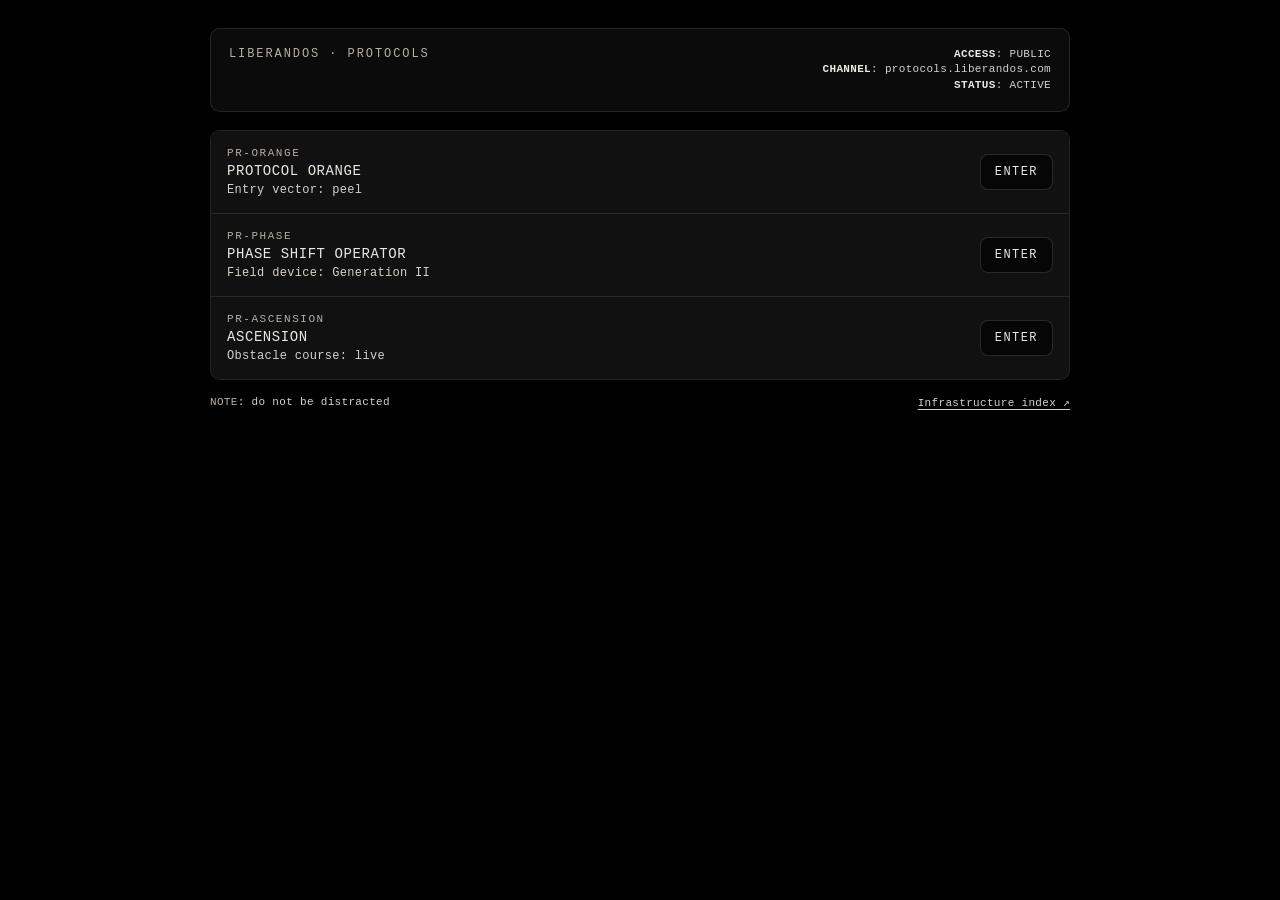
<file: index.html>
<!doctype html>
<html lang="en">
  <head>
    <meta charset="utf-8" />
    <meta name="viewport" content="width=device-width,initial-scale=1" />
    <title>Protocols | Liberandos</title>
    <meta property="og:title" content="Protocols | Liberandos" />
    <meta property="og:description" content="Access: public. Channel: protocols.liberandos.com. Do not be distracted." />
    <meta property="og:url" content="https://protocols.liberandos.com/" />
    <meta property="og:site_name" content="Liberandos" />
    <meta property="og:type" content="website" />
    <style>
  :root{
    --bg:#000000;
    --panel:#0b0b0b;
    --panel-2:#111111;
    --button:#060606;
    --text:#ece8e1;
    --muted:#d7d1c8;
    --soft:#b8afa2;
    --line:rgba(255,255,255,0.10);
    --line-strong:rgba(255,255,255,0.14);
    --max:860px;
  }

  *{ box-sizing:border-box; }

  html{
    -webkit-font-smoothing: antialiased;
    -moz-osx-font-smoothing: grayscale;
    text-rendering: optimizeLegibility;
  }

  body{
    margin:0;
    background:var(--bg);
    color:var(--text);
    font-family: ui-monospace, SFMono-Regular, Menlo, Monaco, Consolas, "Liberation Mono", monospace;
    letter-spacing:0.02em;
    font-size:1rem;
  }

  .wrap{
    width:min(calc(100% - 32px), var(--max));
    margin:0 auto;
    padding:28px 0 60px;
  }

  .header{
    border:1px solid var(--line);
    background:var(--panel);
    padding:18px;
    display:flex;
    justify-content:space-between;
    align-items:flex-start;
    gap:16px;
    border-radius:10px;
  }

  .title{
    margin:0;
    font-size:12px;
    letter-spacing:0.16em;
    text-transform:uppercase;
    color:var(--soft);
  }

  .stamp{
    text-align:right;
    font-size:11px;
    color:var(--muted);
    line-height:1.4;
  }

  .stamp b{
    color:var(--text);
    font-weight:600;
  }

  .grid{
    margin-top:18px;
    border:1px solid var(--line);
    background:var(--panel);
    border-radius:10px;
    overflow:hidden;
  }

  .row{
    display:flex;
    justify-content:space-between;
    align-items:center;
    gap:16px;
    padding:16px;
    border-top:1px solid var(--line);
    background:var(--panel-2);
    border-radius:0;
  }

  .row:first-child{
    border-top:none;
  }

  .left{
    display:flex;
    flex-direction:column;
    gap:4px;
    min-width:0;
  }

  .code{
    font-size:11px;
    letter-spacing:0.14em;
    text-transform:uppercase;
    color:var(--soft);
  }

  .name{
    font-size:14px;
    letter-spacing:0.04em;
    color:var(--text);
  }

  .meta{
    font-size:12px;
    color:var(--muted);
  }

  a.launch{
    text-decoration:none;
    border:1px solid var(--line-strong);
    background:var(--button);
    padding:10px 14px;
    font-size:12px;
    letter-spacing:0.12em;
    text-transform:uppercase;
    color:var(--text);
    flex:0 0 auto;
    border-radius:8px;
  }

  a.launch:hover{
    opacity:0.82;
  }

  .footer{
    margin-top:16px;
    display:flex;
    justify-content:space-between;
    font-size:11px;
    color:var(--muted);
  }

  .muted{
    color:var(--soft);
  }
</style>
  </head>
  <body>
    <main class="wrap">
      <section class="header">
        <div>
          <p class="title">LIBERANDOS · PROTOCOLS</p>
        </div>
        <div class="stamp">
          <div><b>ACCESS</b>: PUBLIC</div>
          <div><b>CHANNEL</b>: protocols.liberandos.com</div>
          <div><b>STATUS</b>: ACTIVE</div>
        </div>
      </section>

      <section class="grid" aria-label="Protocol Index">
        <div class="row">
          <div class="left">
            <div class="code">PR-ORANGE</div>
            <div class="name">PROTOCOL ORANGE</div>
            <div class="meta">Entry vector: peel</div>
          </div>
          <a class="launch" href="./orange/">Enter</a>
        </div>

        <div class="row">
          <div class="left">
            <div class="code">PR-PHASE</div>
            <div class="name">PHASE SHIFT OPERATOR</div>
            <div class="meta">Field device: Generation II</div>
          </div>
          <a class="launch" href="./phase/">Enter</a>
        </div>

        <div class="row">
          <div class="left">
            <div class="code">PR-ASCENSION</div>
            <div class="name">ASCENSION</div>
            <div class="meta">Obstacle course: live</div>
          </div>
          <a class="launch" href="./ascension/">Enter</a>
        </div>
      </section>

      <section class="footer">
        <div><span class="muted">NOTE</span>: do not be distracted</div>
        <div><a href="./infrastructure/" style="color:var(--muted);text-underline-offset:3px">Infrastructure index ↗</a></div>
      </section>
    </main>
  </body>
</html>
</file>
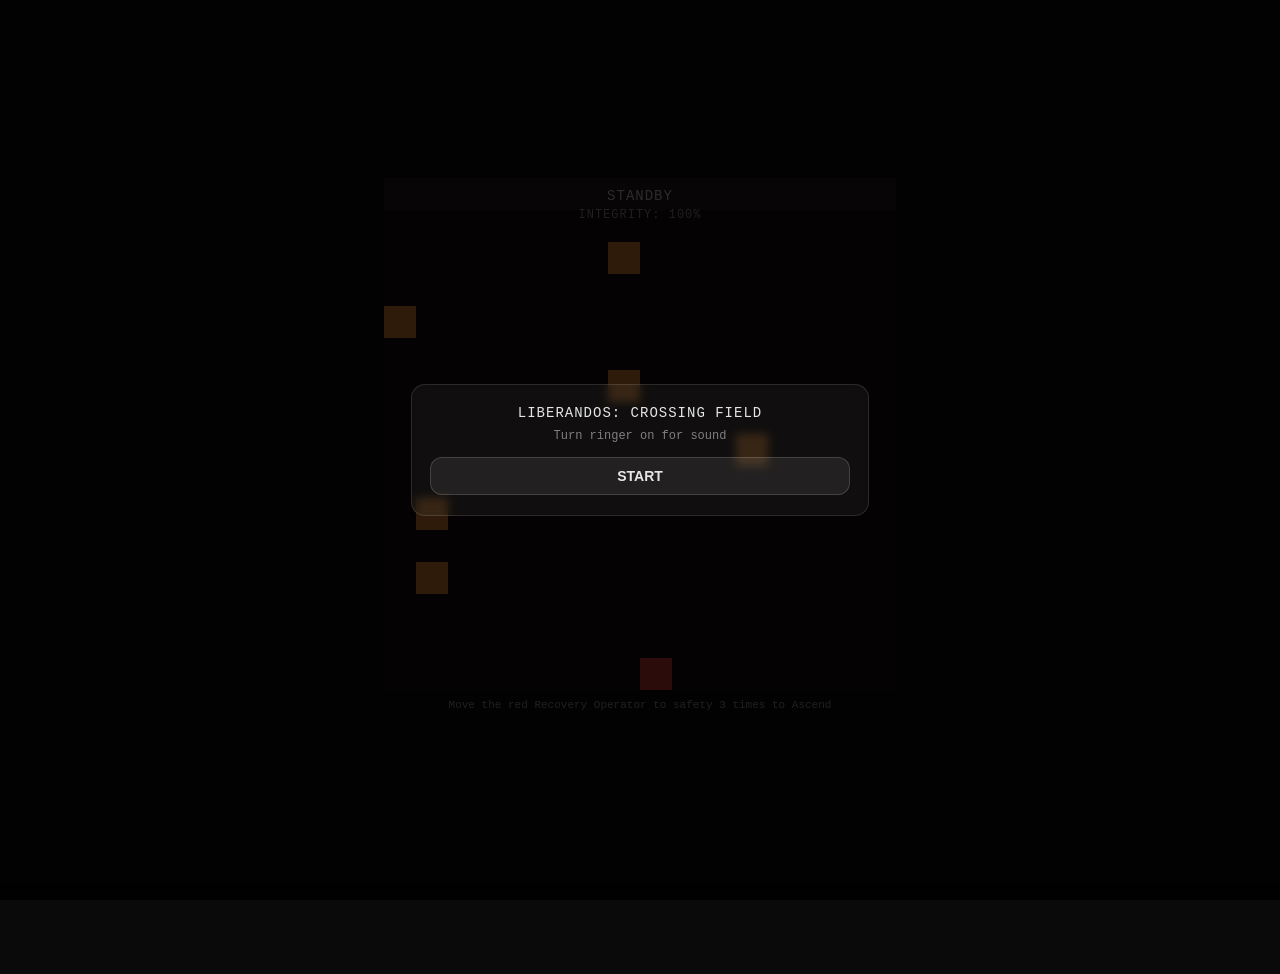
<file: ascension/index.html>
<!doctype html>
<html>
<head>
  <meta charset="utf-8" />
  <meta name="viewport" content="width=device-width, initial-scale=1, viewport-fit=cover" />
  <title>Crossing Field | Liberandos</title>
  <meta property="og:title" content="Crossing Field | Liberandos" />
  <meta property="og:description" content="Recovery Operator standing by. Cross the field. Reach a stable ascent." />
  <meta property="og:url" content="https://protocols.liberandos.com/ascension/" />
  <meta property="og:site_name" content="Liberandos" />
  <meta property="og:type" content="website" />
  <link rel="stylesheet" href="style.css" />
</head>
<body>
  <div id="overlay" class="overlay">
    <div class="panel">
      <div class="title">LIBERANDOS: CROSSING FIELD</div>
      <div id="overlayMsg" class="msg" style="margin-bottom:6px;"></div>
      <div class="msg" style="font-size:12px; opacity:0.7; margin-top:-4px;">
        Turn ringer on for sound
      </div>
      <button id="startBtn" class="startBtn">START</button>
    </div>
  </div>

  <main class="shell">
    <div class="playfield">
      <canvas id="game" width="512" height="512"></canvas>

      <div class="ui">
        <div id="status">STANDBY</div>
        <div id="integrity">INTEGRITY: 100%</div>
      </div>

      <div class="instructionBlock">
        <div class="instruction" id="instruction">
          Move the red Recovery Operator to safety 3 times to Ascend
        </div>
      </div>

      <div class="ascendPanel hidden" id="ascendPanel">
        <div class="ascendTitle">You have ASCENDED</div>
        <div class="ascendCode">Access code: 93M </div>
        <div class="ascendNote"></div>
        <a
          class="executeBtn"
          href="https://protocols.liberandos.com/Archive/aps/"
          target="_blank"
          rel="noopener"
        >ACCESS</a>
      </div>
      <div class="ascendPanel hidden" id="failPanel">
        <div class="ascendTitle">Recovery Failed</div>
        <div class="ascendNote">The operator did not reach a stable ascent.</div>
        <button class="executeBtn" type="button" onclick="window.location.reload()">1 RETRY REMAINING</button>
      </div>
    </div>
  </main>

  <footer class="footer">
    <div class="hintRow"></div>
  </footer>

  <script src="audio.js?v=1"></script>
  <script src="game.js?v=2"></script>
</body>
</html>
</file>
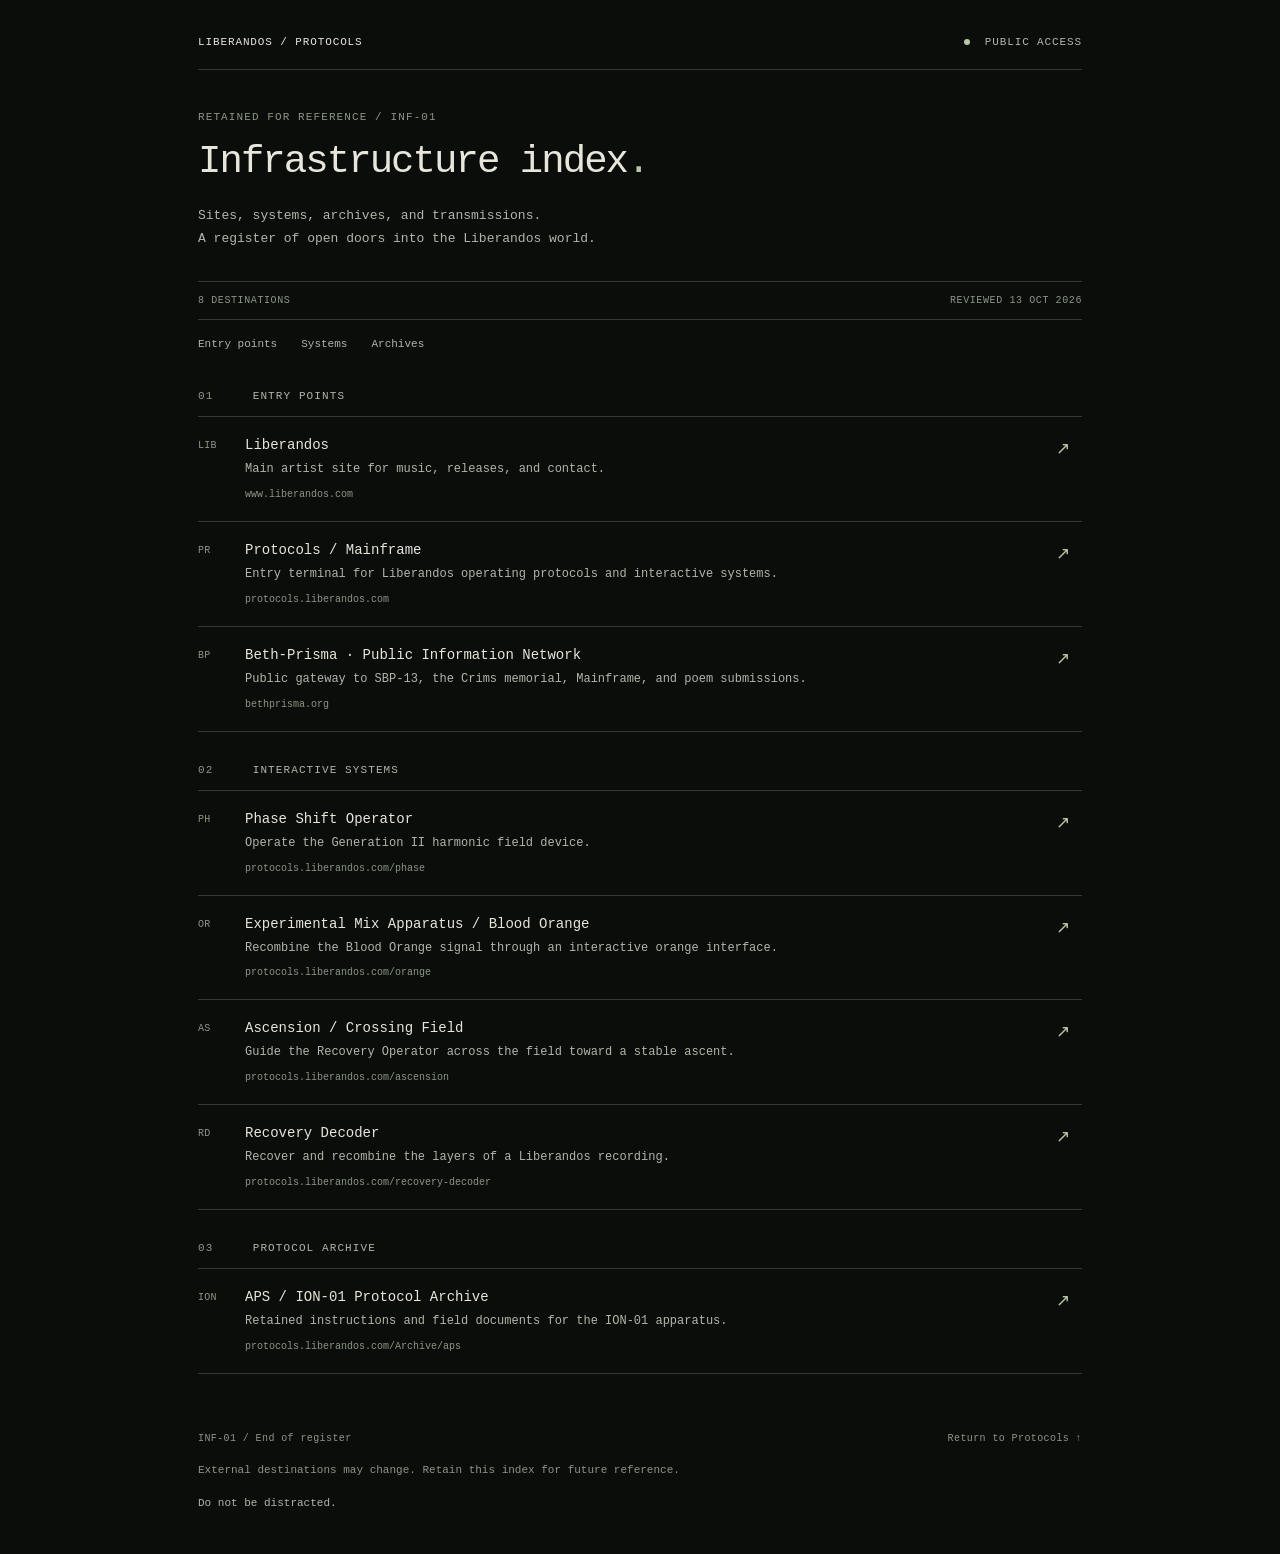
<file: infrastructure/index.html>
<!doctype html>
<html lang="en">
<head>
<meta charset="utf-8">
<meta name="viewport" content="width=device-width,initial-scale=1">
<title>Infrastructure Index | Liberandos</title>
<meta name="description" content="A public directory of Liberandos sites, interactive systems, archives, and transmissions.">
<link rel="canonical" href="https://protocols.liberandos.com/infrastructure/">
<meta property="og:title" content="Infrastructure Index | Liberandos">
<meta property="og:description" content="Public access register · Sites, systems, archives, and transmissions.">
<meta property="og:url" content="https://protocols.liberandos.com/infrastructure/">
<meta property="og:type" content="website">
<meta name="theme-color" content="#0b0d0b">
<link rel="stylesheet" href="style.css">
</head>
<body>
<a class="skip" href="#register">Skip to directory</a>
<main>
<header>
<div class="masthead"><a href="../">Liberandos / Protocols</a><span><i aria-hidden="true"></i> Public access</span></div>
<div class="heading"><p class="eyebrow">Retained for reference / INF-01</p><h1>Infrastructure index<span aria-hidden="true">.</span></h1><p class="intro">Sites, systems, archives, and transmissions.<br>A register of open doors into the Liberandos world.</p></div>
<div class="register-meta"><span>8 destinations</span><span>Reviewed <time datetime="2026-10-13">13 Oct 2026</time></span></div>
</header>
<nav aria-label="Directory sections"><a href="#section-01">Entry points</a><a href="#section-02">Systems</a><a href="#section-03">Archives</a></nav>
<div id="register"><section aria-labelledby="section-01"><h2 id="section-01"><span>01</span> Entry points</h2><ul><li><a class="entry" href="https://www.liberandos.com/"><span class="code">LIB</span><span class="record"><span class="name">Liberandos</span><span class="description">Main artist site for music, releases, and contact.</span><span class="destination">www.liberandos.com</span></span><span class="arrow" aria-hidden="true">↗</span></a></li><li><a class="entry" href="https://protocols.liberandos.com/"><span class="code">PR</span><span class="record"><span class="name">Protocols / Mainframe</span><span class="description">Entry terminal for Liberandos operating protocols and interactive systems.</span><span class="destination">protocols.liberandos.com</span></span><span class="arrow" aria-hidden="true">↗</span></a></li><li><a class="entry" href="https://bethprisma.org/"><span class="code">BP</span><span class="record"><span class="name">Beth-Prisma · Public Information Network</span><span class="description">Public gateway to SBP-13, the Crims memorial, Mainframe, and poem submissions.</span><span class="destination">bethprisma.org</span></span><span class="arrow" aria-hidden="true">↗</span></a></li></ul></section><section aria-labelledby="section-02"><h2 id="section-02"><span>02</span> Interactive systems</h2><ul><li><a class="entry" href="https://protocols.liberandos.com/phase/"><span class="code">PH</span><span class="record"><span class="name">Phase Shift Operator</span><span class="description">Operate the Generation II harmonic field device.</span><span class="destination">protocols.liberandos.com/phase</span></span><span class="arrow" aria-hidden="true">↗</span></a></li><li><a class="entry" href="https://protocols.liberandos.com/orange/"><span class="code">OR</span><span class="record"><span class="name">Experimental Mix Apparatus / Blood Orange</span><span class="description">Recombine the Blood Orange signal through an interactive orange interface.</span><span class="destination">protocols.liberandos.com/orange</span></span><span class="arrow" aria-hidden="true">↗</span></a></li><li><a class="entry" href="https://protocols.liberandos.com/ascension/"><span class="code">AS</span><span class="record"><span class="name">Ascension / Crossing Field</span><span class="description">Guide the Recovery Operator across the field toward a stable ascent.</span><span class="destination">protocols.liberandos.com/ascension</span></span><span class="arrow" aria-hidden="true">↗</span></a></li><li><a class="entry" href="https://protocols.liberandos.com/recovery-decoder/"><span class="code">RD</span><span class="record"><span class="name">Recovery Decoder</span><span class="description">Recover and recombine the layers of a Liberandos recording.</span><span class="destination">protocols.liberandos.com/recovery-decoder</span></span><span class="arrow" aria-hidden="true">↗</span></a></li></ul></section><section aria-labelledby="section-03"><h2 id="section-03"><span>03</span> Protocol archive</h2><ul><li><a class="entry" href="https://protocols.liberandos.com/Archive/aps/"><span class="code">ION</span><span class="record"><span class="name">APS / ION-01 Protocol Archive</span><span class="description">Retained instructions and field documents for the ION-01 apparatus.</span><span class="destination">protocols.liberandos.com/Archive/aps</span></span><span class="arrow" aria-hidden="true">↗</span></a></li></ul></section></div>
<footer><span>INF-01 / End of register</span><a href="../">Return to Protocols ↑</a><p>External destinations may change. Retain this index for future reference.</p><p class="instruction">Do not be distracted.</p></footer>
</main>
</body>
</html>
</file>
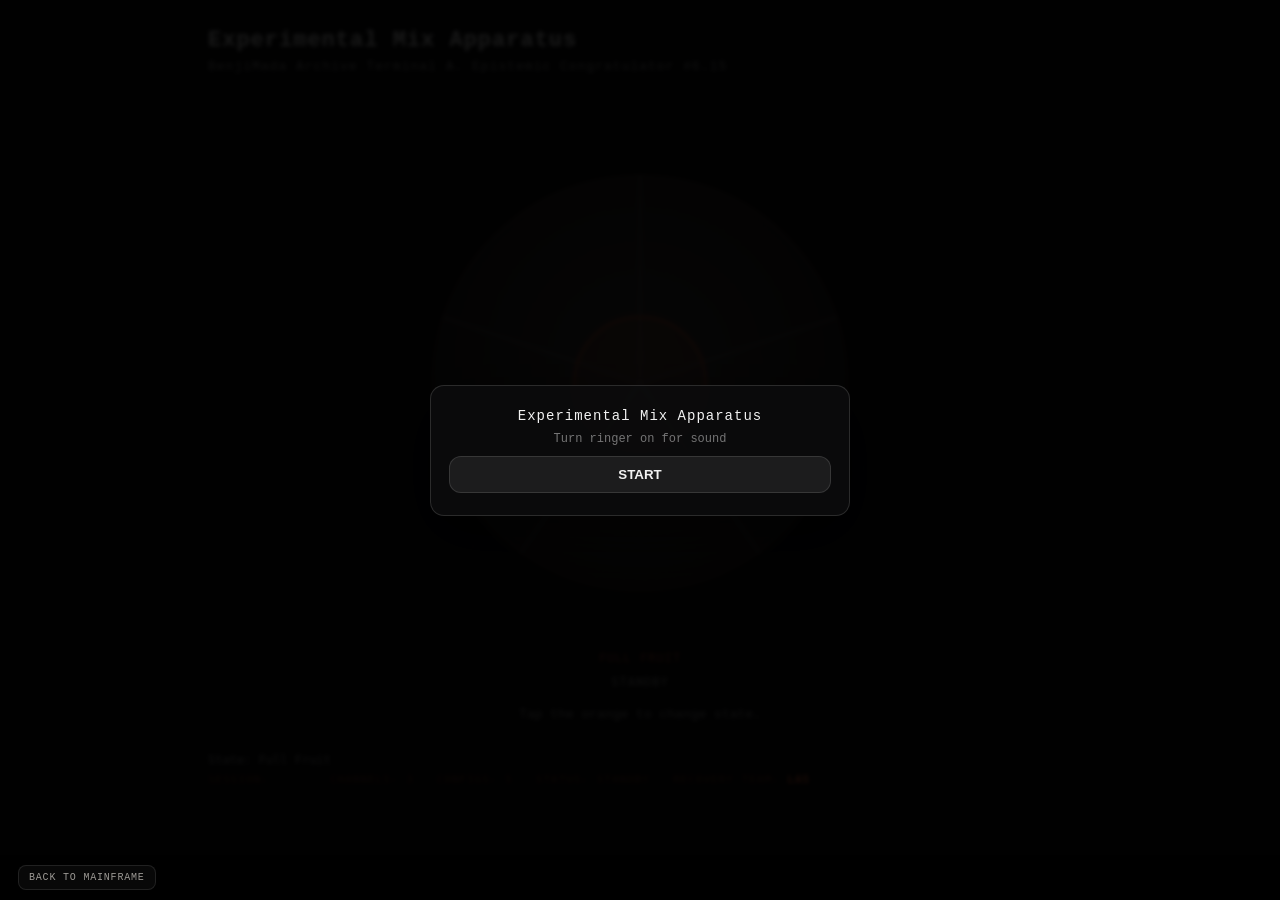
<file: orange/index.html>
<!doctype html>
<html lang="en">
  <head>
    <meta charset="utf-8" />
    <meta name="viewport" content="width=device-width,initial-scale=1" />
    <title>Experimental Mix Apparatus | Liberandos</title>
    <meta property="og:title" content="Experimental Mix Apparatus | Liberandos" />
    <meta property="og:description" content="BenjiMada Archive Terminal A. Epistemic Congratulator #6.15." />
    <meta property="og:url" content="https://protocols.liberandos.com/orange/" />
    <meta property="og:site_name" content="Liberandos" />
    <meta property="og:type" content="website" />
    <link rel="stylesheet" href="style.css" />
  </head>
  <body>
    <div id="startGate" class="overlay">
      <div class="panel">
        <div class="title">Experimental Mix Apparatus</div>
        <div class="msg" style="font-size:12px; opacity:0.7; margin-top:-4px;">
          Turn ringer on for sound
        </div>
        <button id="startGateButton" class="primary" type="button">START</button>
      </div>
    </div>
    <main class="wrap standby" id="wrap">
      <header class="top">
        <div class="title">
          <h1>Experimental Mix Apparatus</h1>
          <p class="sub">BenjiMada Archive Terminal A. Epistemic Congratulator #6.15</p>
        </div>
      </header>

      <section class="stage">
        <svg
          id="orange"
          class="orange"
          viewBox="0 0 300 300"
          role="img"
          aria-label="Interactive orange with five wedges and a center core"
        >
          <defs>
            <!-- Perfectly matched clip for anything that must not exceed the boundary -->
            <clipPath id="orangeClip">
              <circle cx="150" cy="150" r="120"></circle>
            </clipPath>

            <!-- Subtle highlight -->
            <radialGradient id="g" cx="50%" cy="45%" r="65%">
              <stop offset="0%" stop-color="#ffffff" stop-opacity="0.18"></stop>
              <stop offset="100%" stop-color="#ffffff" stop-opacity="0"></stop>
            </radialGradient>
          </defs>

          <!-- Base fill -->
          <circle cx="150" cy="150" r="120" class="orange-fill"></circle>

          <!-- Highlight overlay, clipped to the base circle -->
          <circle cx="150" cy="150" r="120" fill="url(#g)" clip-path="url(#orangeClip)"></circle>

          <!-- Wedges clipped so strokes can never render outside the circle -->
          <g clip-path="url(#orangeClip)">
            <path class="wedge" data-state="Skeleton"
              d="M150 150 L150 30 A120 120 0 0 1 264 112 Z"></path>
            <path class="wedge" data-state="Narrator"
              d="M150 150 L264 112 A120 120 0 0 1 221 251 Z"></path>
            <path class="wedge" data-state="Flesh"
              d="M150 150 L221 251 A120 120 0 0 1 79 251 Z"></path>
            <path class="wedge" data-state="Pulse"
              d="M150 150 L79 251 A120 120 0 0 1 36 112 Z"></path>
            <path class="wedge" data-state="Archive"
              d="M150 150 L36 112 A120 120 0 0 1 150 30 Z"></path>

            <!-- Center core (also clipped, harmless but consistent) -->
            <circle cx="150" cy="150" r="38" class="orange-center" data-state="Full Fruit"></circle>
          </g>

          <!-- Dedicated outer ring (single edge definition) -->
          <circle cx="150" cy="150" r="120" class="orange-ring"></circle>
        </svg>

        <div class="stateReadout mono" id="stateReadout">FULL FRUIT</div>

        <div class="controlStrip">
          <!-- Status now lives with the controls -->
          <div class="status mono" id="status">STANDBY</div>


          <div class="hint">
            Tap the orange to change state.
          </div>
        </div>
      </section>

      <footer class="foot">
        <div class="small mono" id="now">State: Full Fruit</div>
        <div class="spec mono" id="spec">
          SESSION: ---- · CHANNELS: 3 · CONFIGS: 5 · STATUS: STANDBY · RECOVERY TEAM:
          <a href="https://liberandos.com" target="_blank" rel="noopener" class="la5">LA5</a>
        </div>
      </footer>

      <div class="controlFooter">
        <a class="terminalBack" href="../">Back to Mainframe</a>
        <div id="playPauseMount"></div>
      </div>
    </main>

    <script src="player.js"></script>
  </body>
</html>
</file>
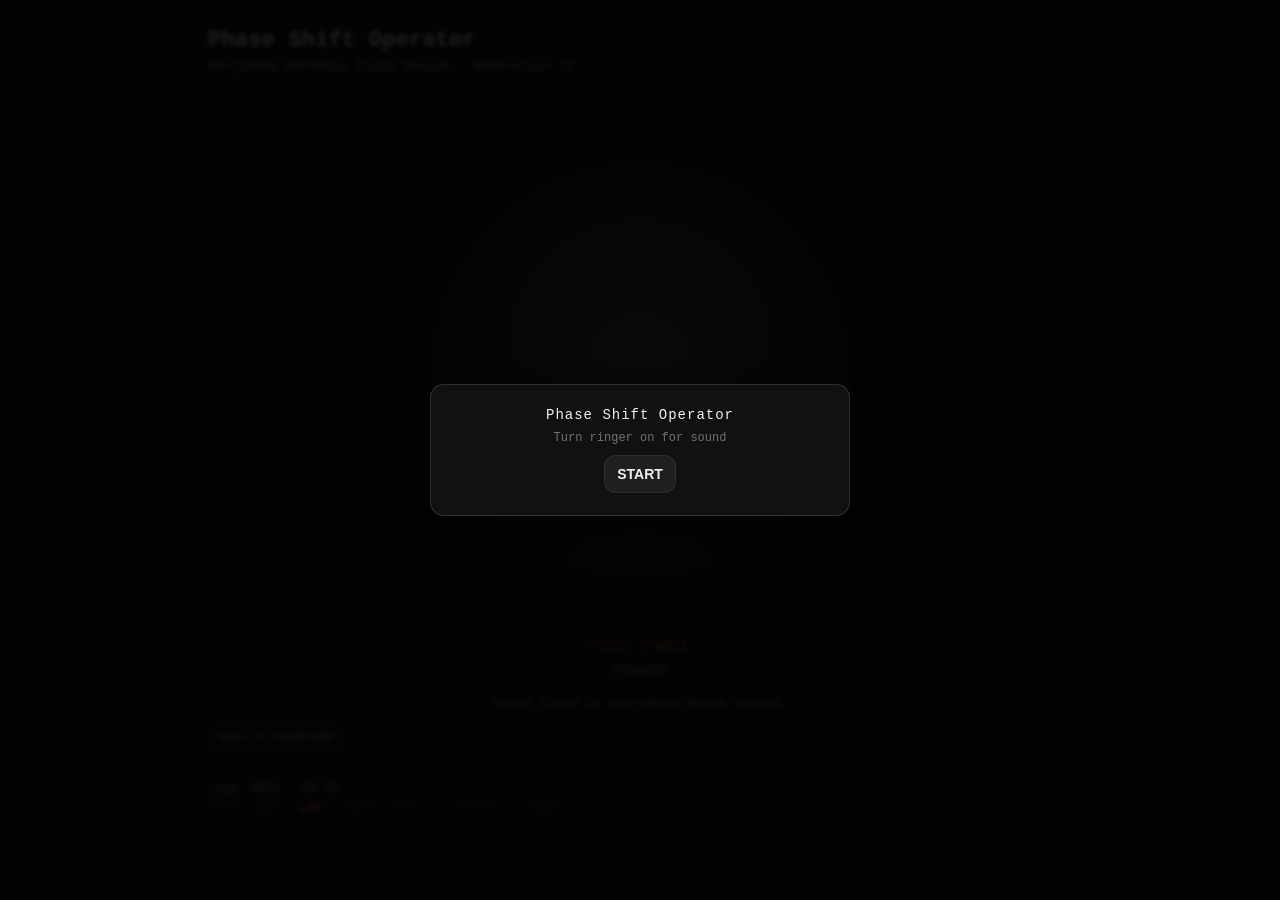
<file: phase/index.html>
<!doctype html>
<html lang="en">
  <head>
    <meta charset="utf-8" />
    <meta name="viewport" content="width=device-width,initial-scale=1" />
    <title>Phase Shift Operator | Liberandos</title>
    <meta property="og:title" content="Phase Shift Operator | Liberandos" />
    <meta property="og:description" content="BenjiMada Harmonic Field Device · Generation II." />
    <meta property="og:url" content="https://protocols.liberandos.com/phase/" />
    <meta property="og:site_name" content="Liberandos" />
    <meta property="og:type" content="website" />
    <link rel="stylesheet" href="style.css" />
  </head>
  <body>
    <div id="startGate" class="overlay">
      <div class="panel">
        <div class="titleText">Phase Shift Operator</div>
        <div class="msg" style="font-size:12px; opacity:0.7; margin-top:-4px;">
          Turn ringer on for sound
        </div>
        <button id="startGateButton" class="primary" type="button">START</button>
      </div>
    </div>
    <main class="wrap standby" id="wrap">
      <header class="top">
        <div class="title">
          <h1>Phase Shift Operator</h1>
          <p class="sub">BenjiMada Harmonic Field Device · Generation II</p>
        </div>
      </header>

      <section class="stage">
        <svg
          id="operator"
          class="operator"
          viewBox="0 0 300 300"
          role="img"
          aria-label="Interactive harmonic field operator"
        >
          <defs>
            <clipPath id="fieldClip">
              <circle cx="150" cy="150" r="120"></circle>
            </clipPath>

            <radialGradient id="fieldGradient" cx="50%" cy="45%" r="70%">
              <stop offset="0%" stop-color="#ffffff" stop-opacity="0.18"></stop>
              <stop offset="100%" stop-color="#ffffff" stop-opacity="0"></stop>
            </radialGradient>
          </defs>

          <!-- Base fill -->
          <circle cx="150" cy="150" r="120" class="field-fill"></circle>

          <!-- Highlight overlay -->
          <circle
            cx="150"
            cy="150"
            r="120"
            fill="url(#fieldGradient)"
            clip-path="url(#fieldClip)"
          ></circle>

          <!-- Precision rings -->
          <circle cx="150" cy="150" r="92" class="field-ring subtle"></circle>
          <circle cx="150" cy="150" r="64" class="field-ring subtle"></circle>

          <!-- Core node (interactive hit area) -->
          <circle
            cx="150"
            cy="150"
            r="34"
            class="field-core"
            data-hit="core"
          ></circle>

          <!-- Outer boundary -->
          <circle cx="150" cy="150" r="120" class="field-ring outer"></circle>

          <!-- Stress sheen (opacity driven by JS) -->
          <circle
            cx="150"
            cy="150"
            r="120"
            class="stress-sheen"
            clip-path="url(#fieldClip)"
            id="stressSheen"
          ></circle>
        </svg>

        <div class="stateReadout mono" id="stateReadout">FIELD STABLE</div>

        <div class="controlStrip">
          <div class="status mono" id="status">STANDBY</div>

          <div class="hint">
            Touch field to introduce phase stress.
          </div>
        </div>
      </section>

      <div class="inlineControls">
        <a class="terminalBack" href="../">Back to Mainframe</a>
        <div id="playPauseMount"></div>
      </div>

      <footer class="foot">
        <div class="small mono" id="now">Loop: MASS · 00:30</div>
        <div class="spec mono" id="spec">
          PHASE NODE:
          <a href="https://liberandos.com" target="_blank" rel="noopener" class="la5">LA5</a>
          · MODE: DRIFT · STATUS: STANDBY
        </div>
      </footer>
    </main>

    <script src="player.js"></script>
  </body>
</html>
</file>
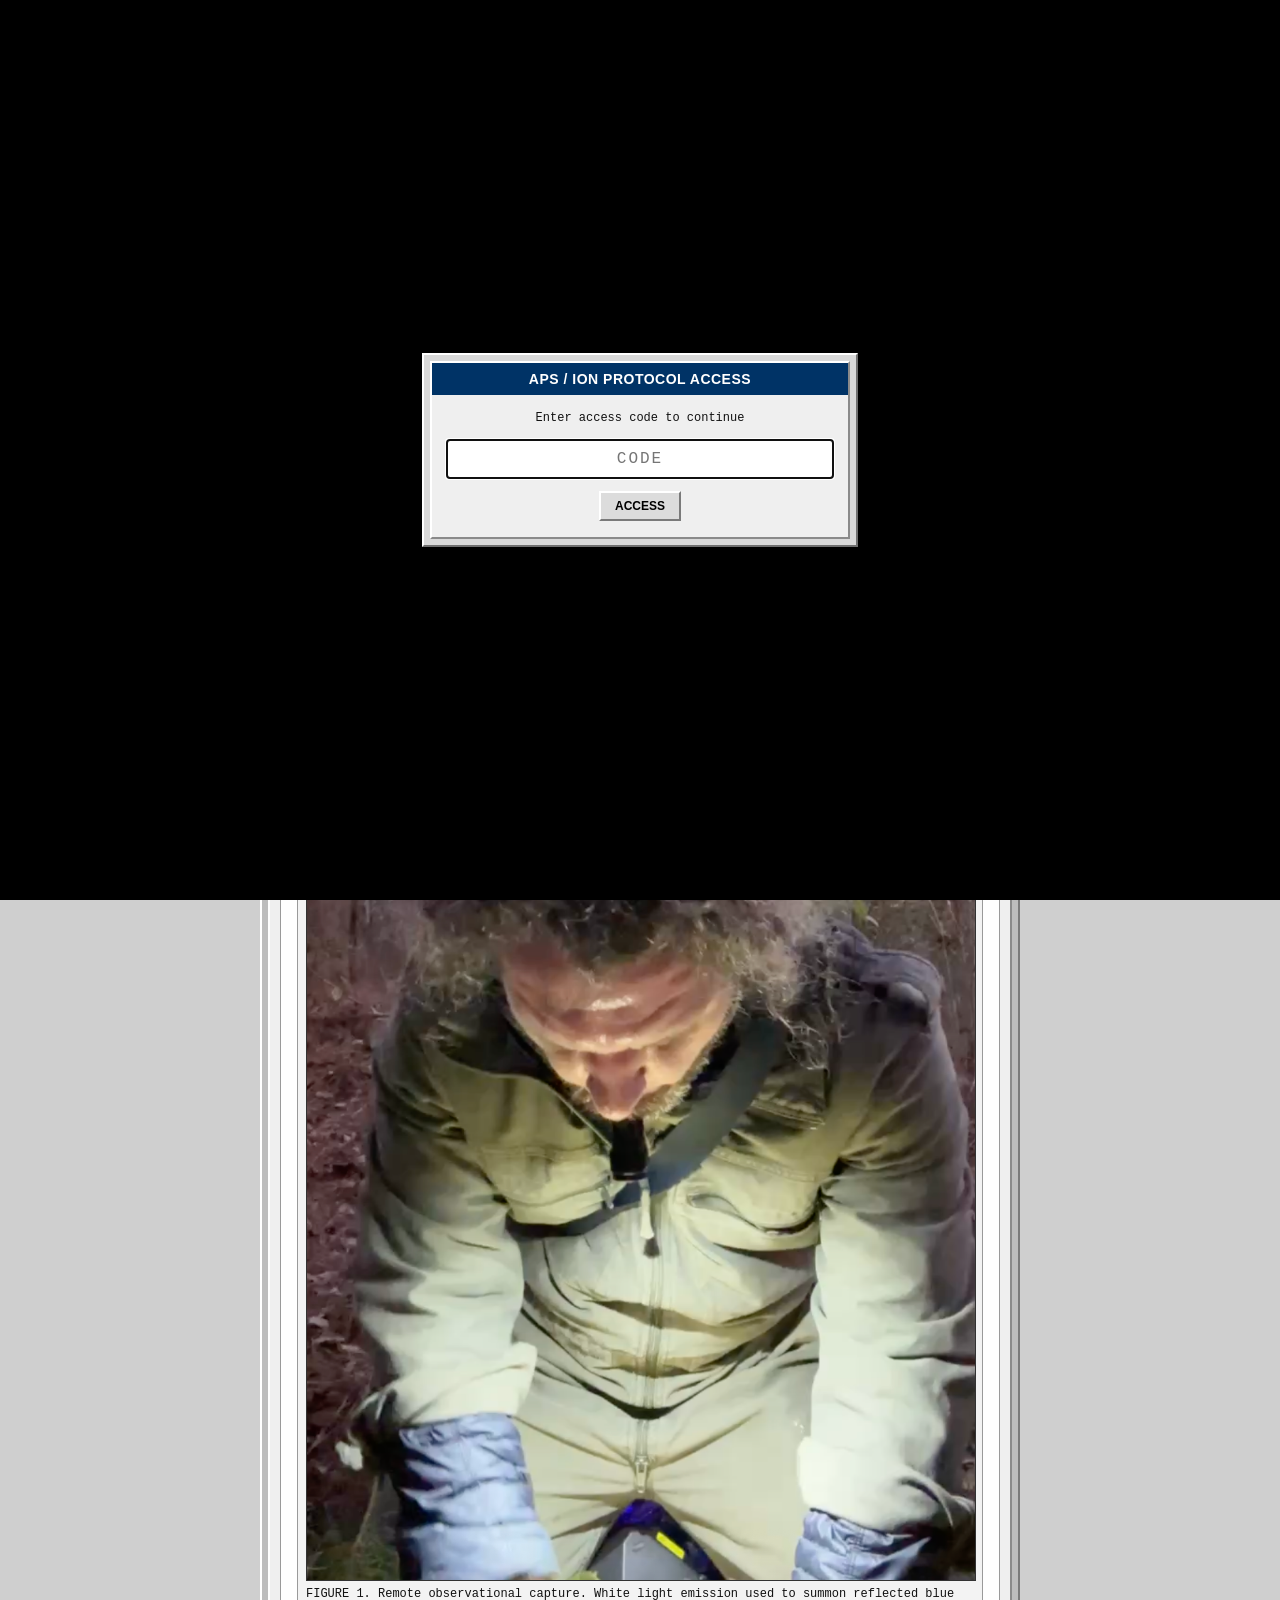
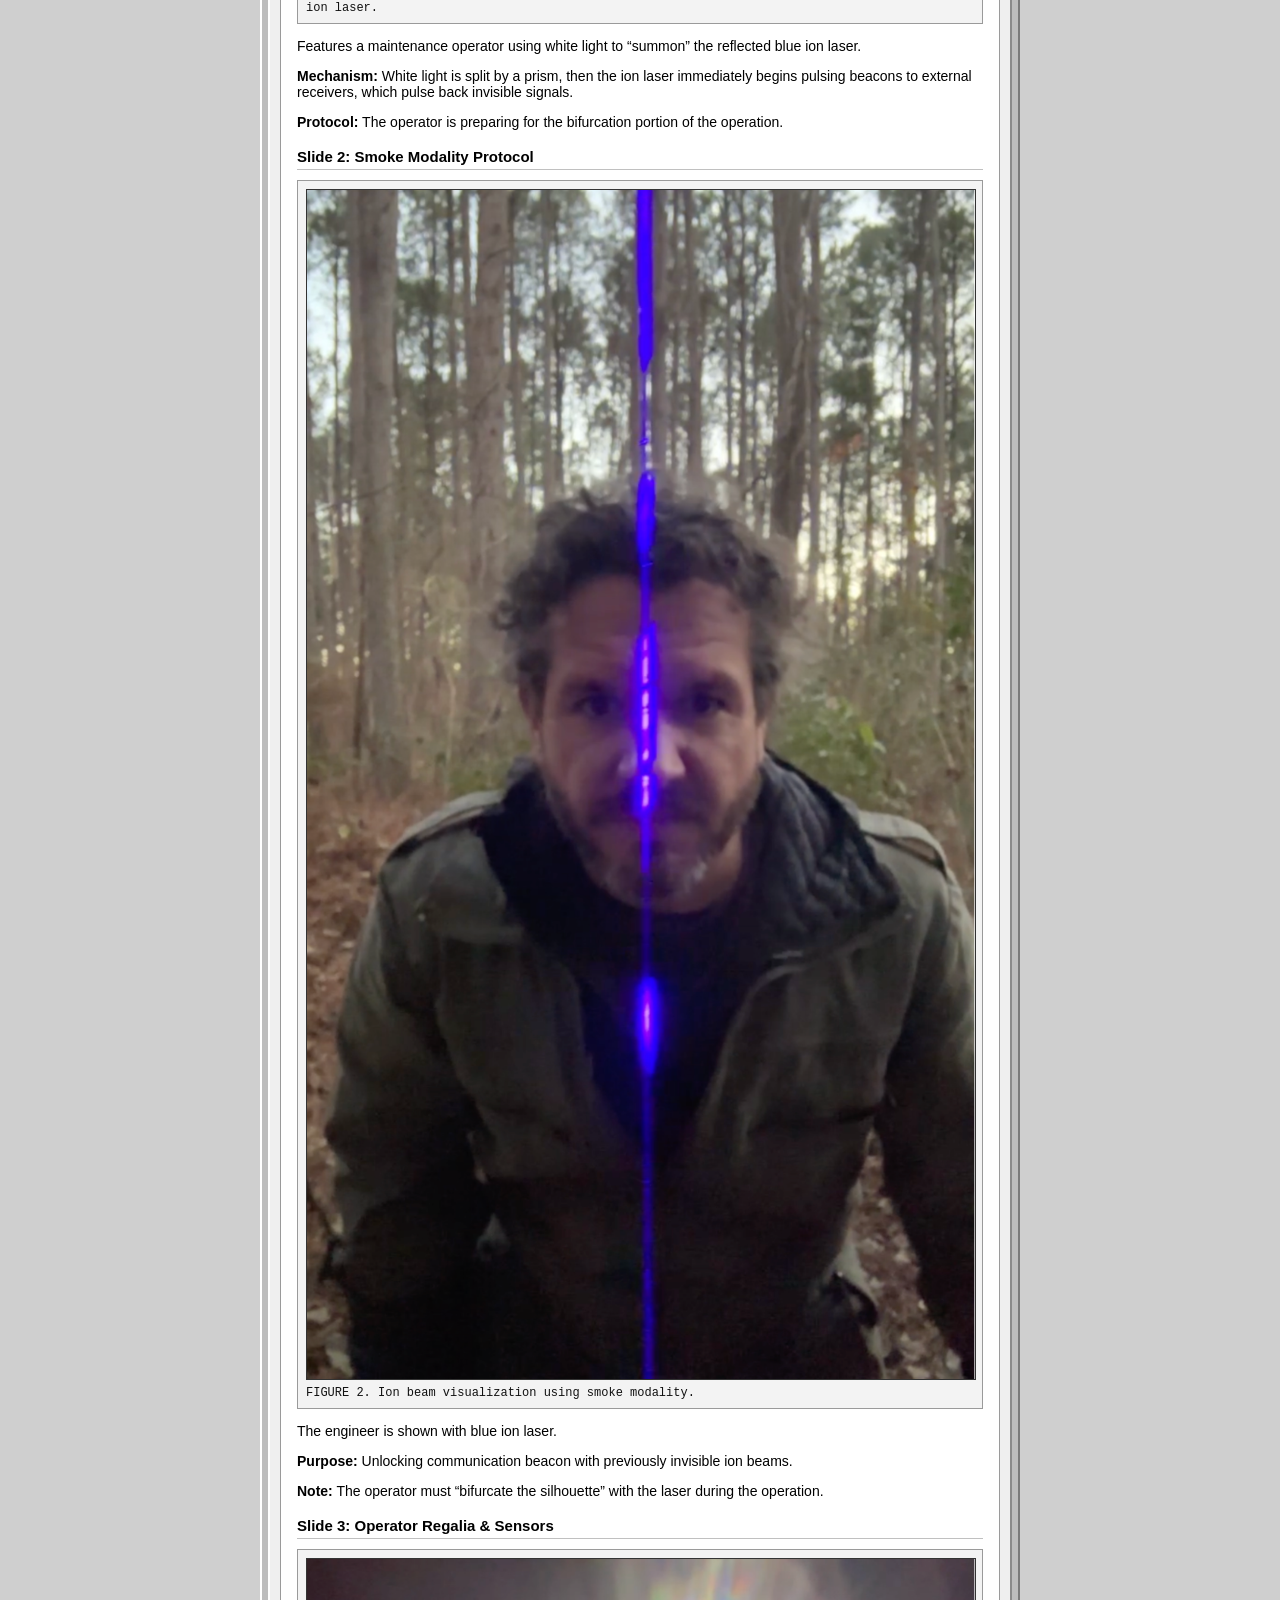
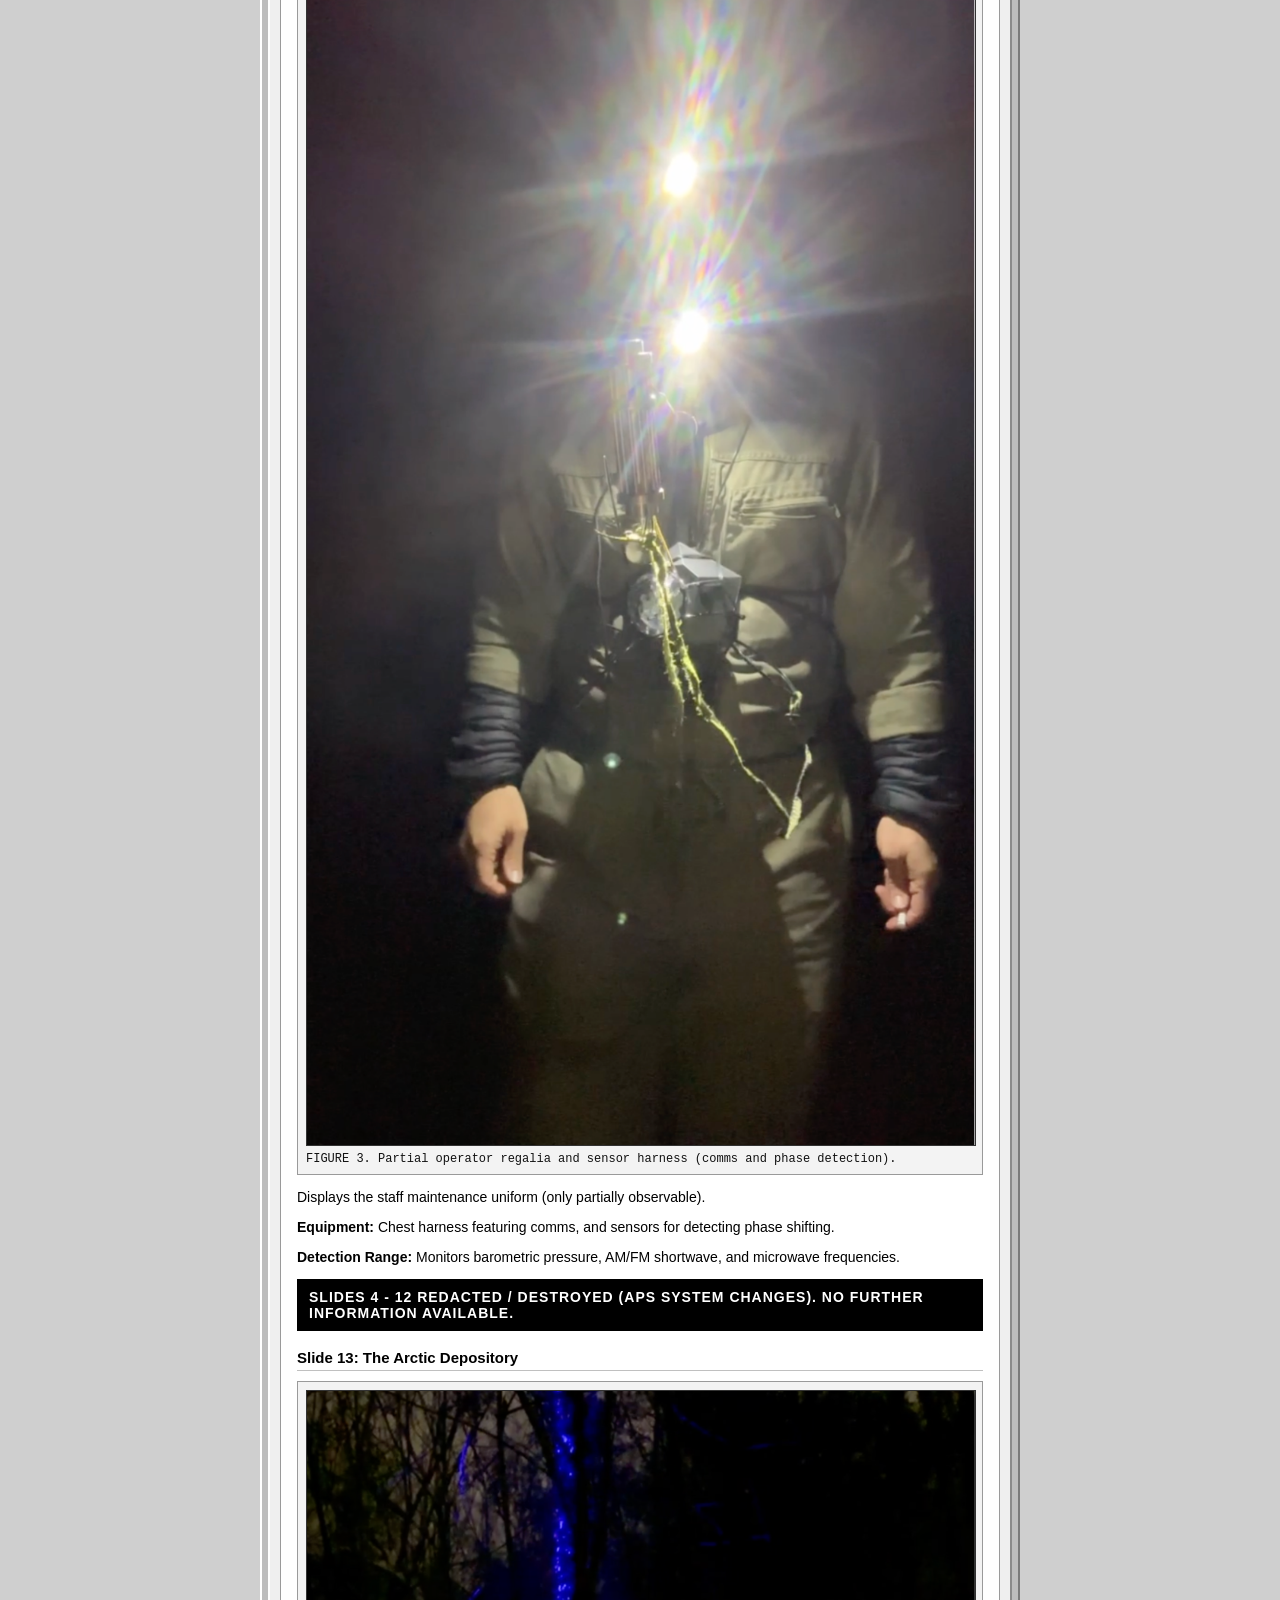
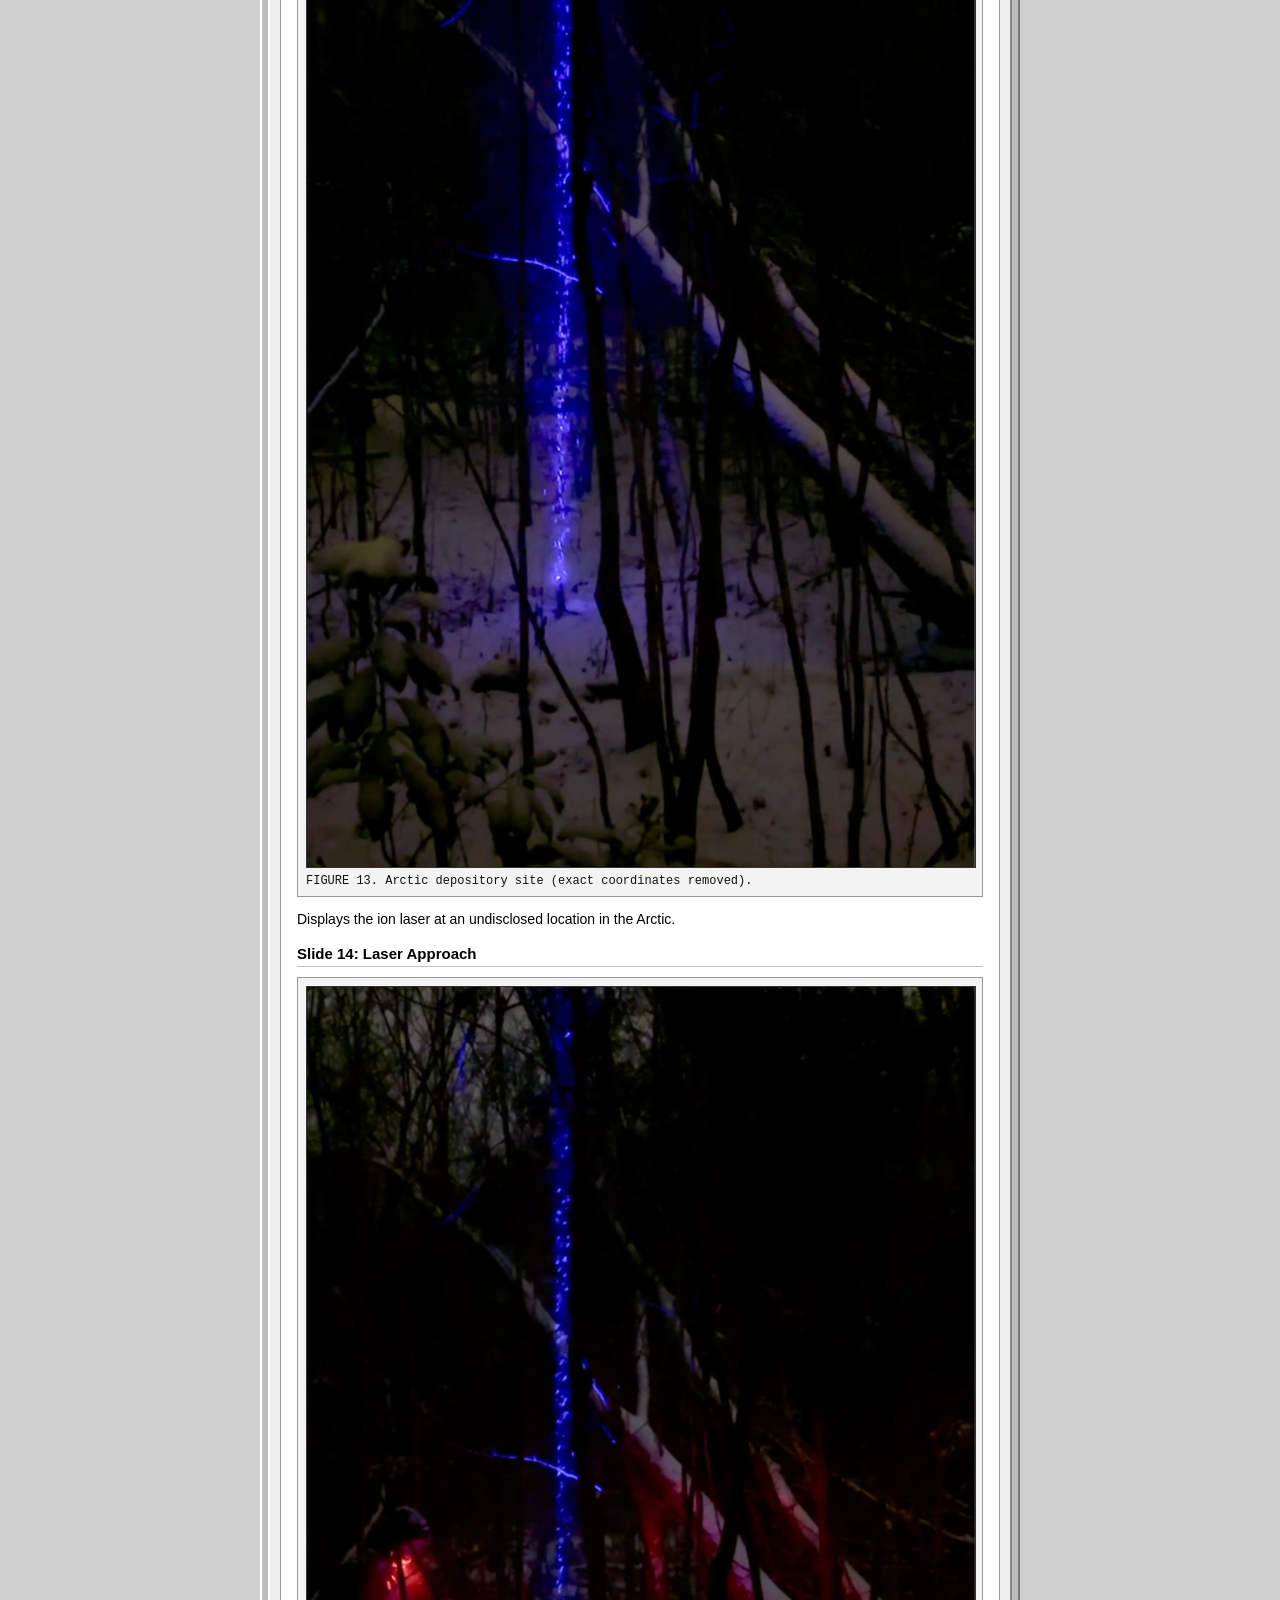
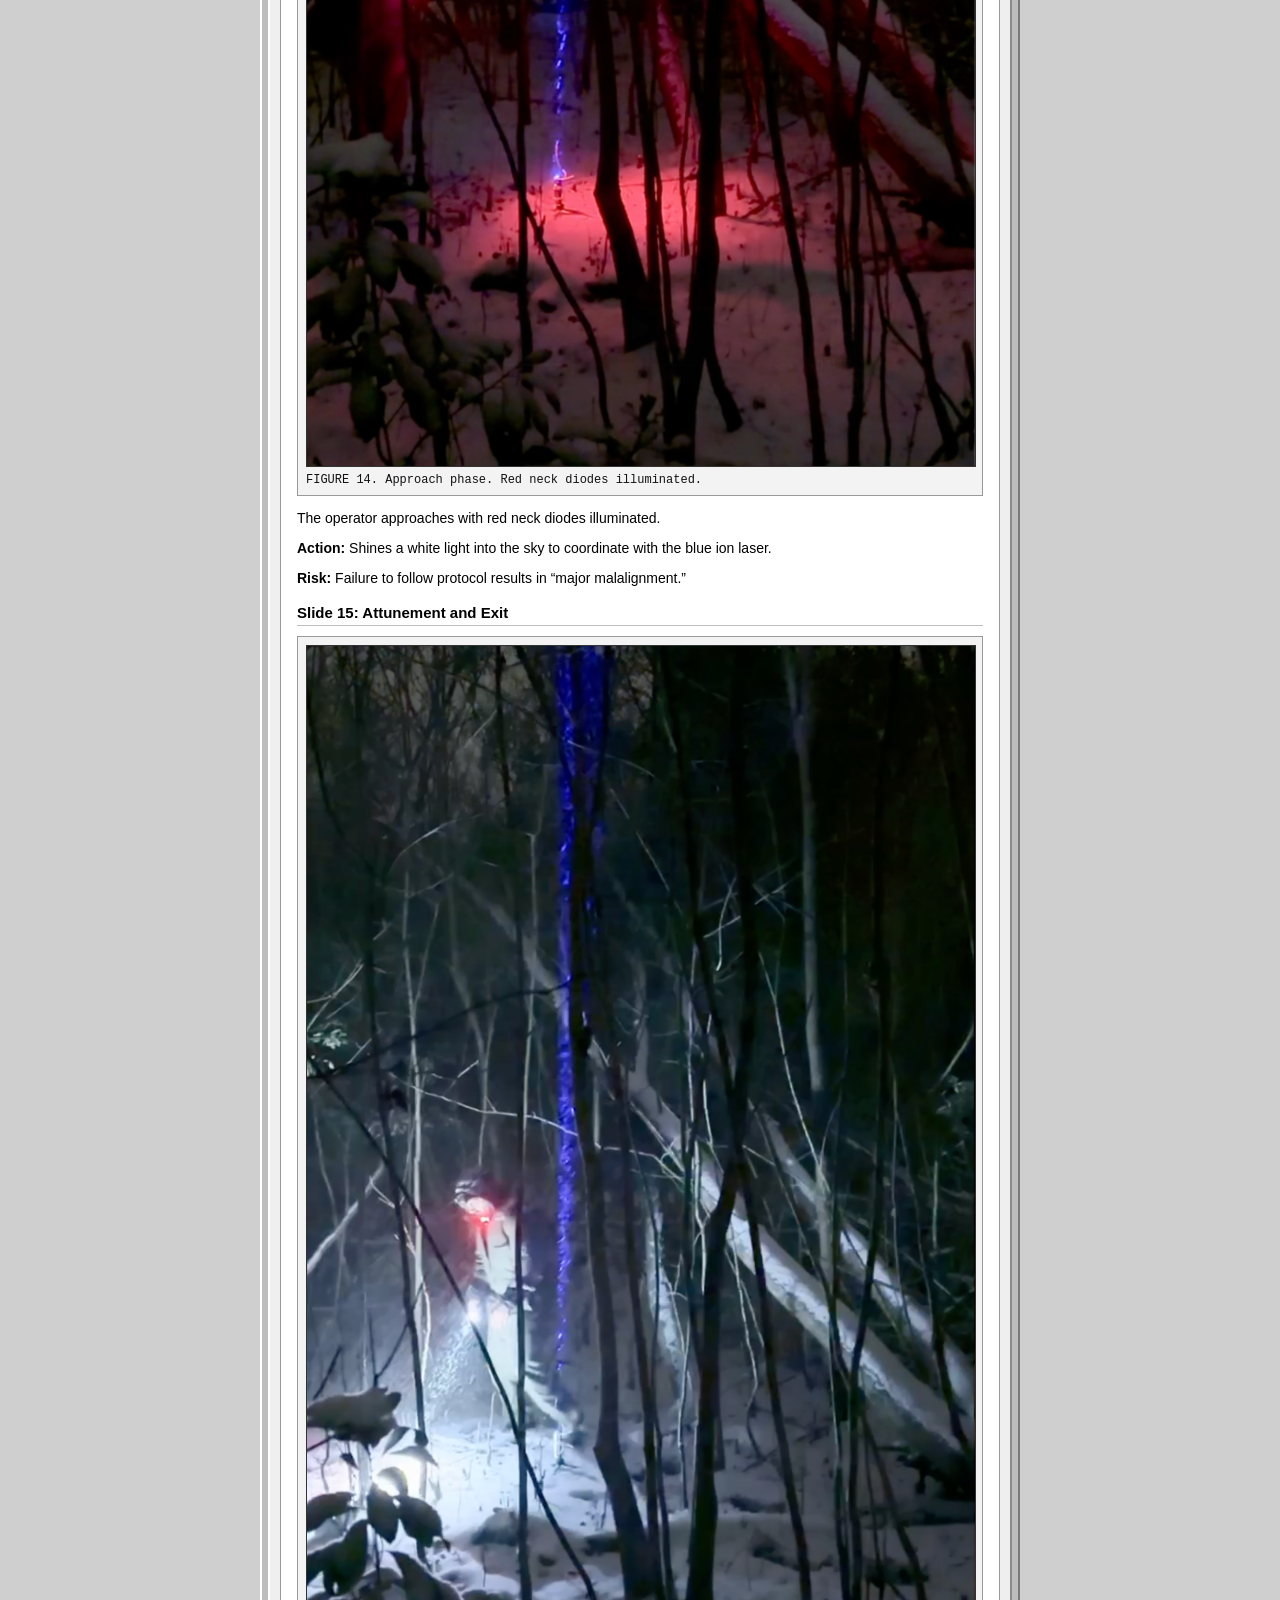
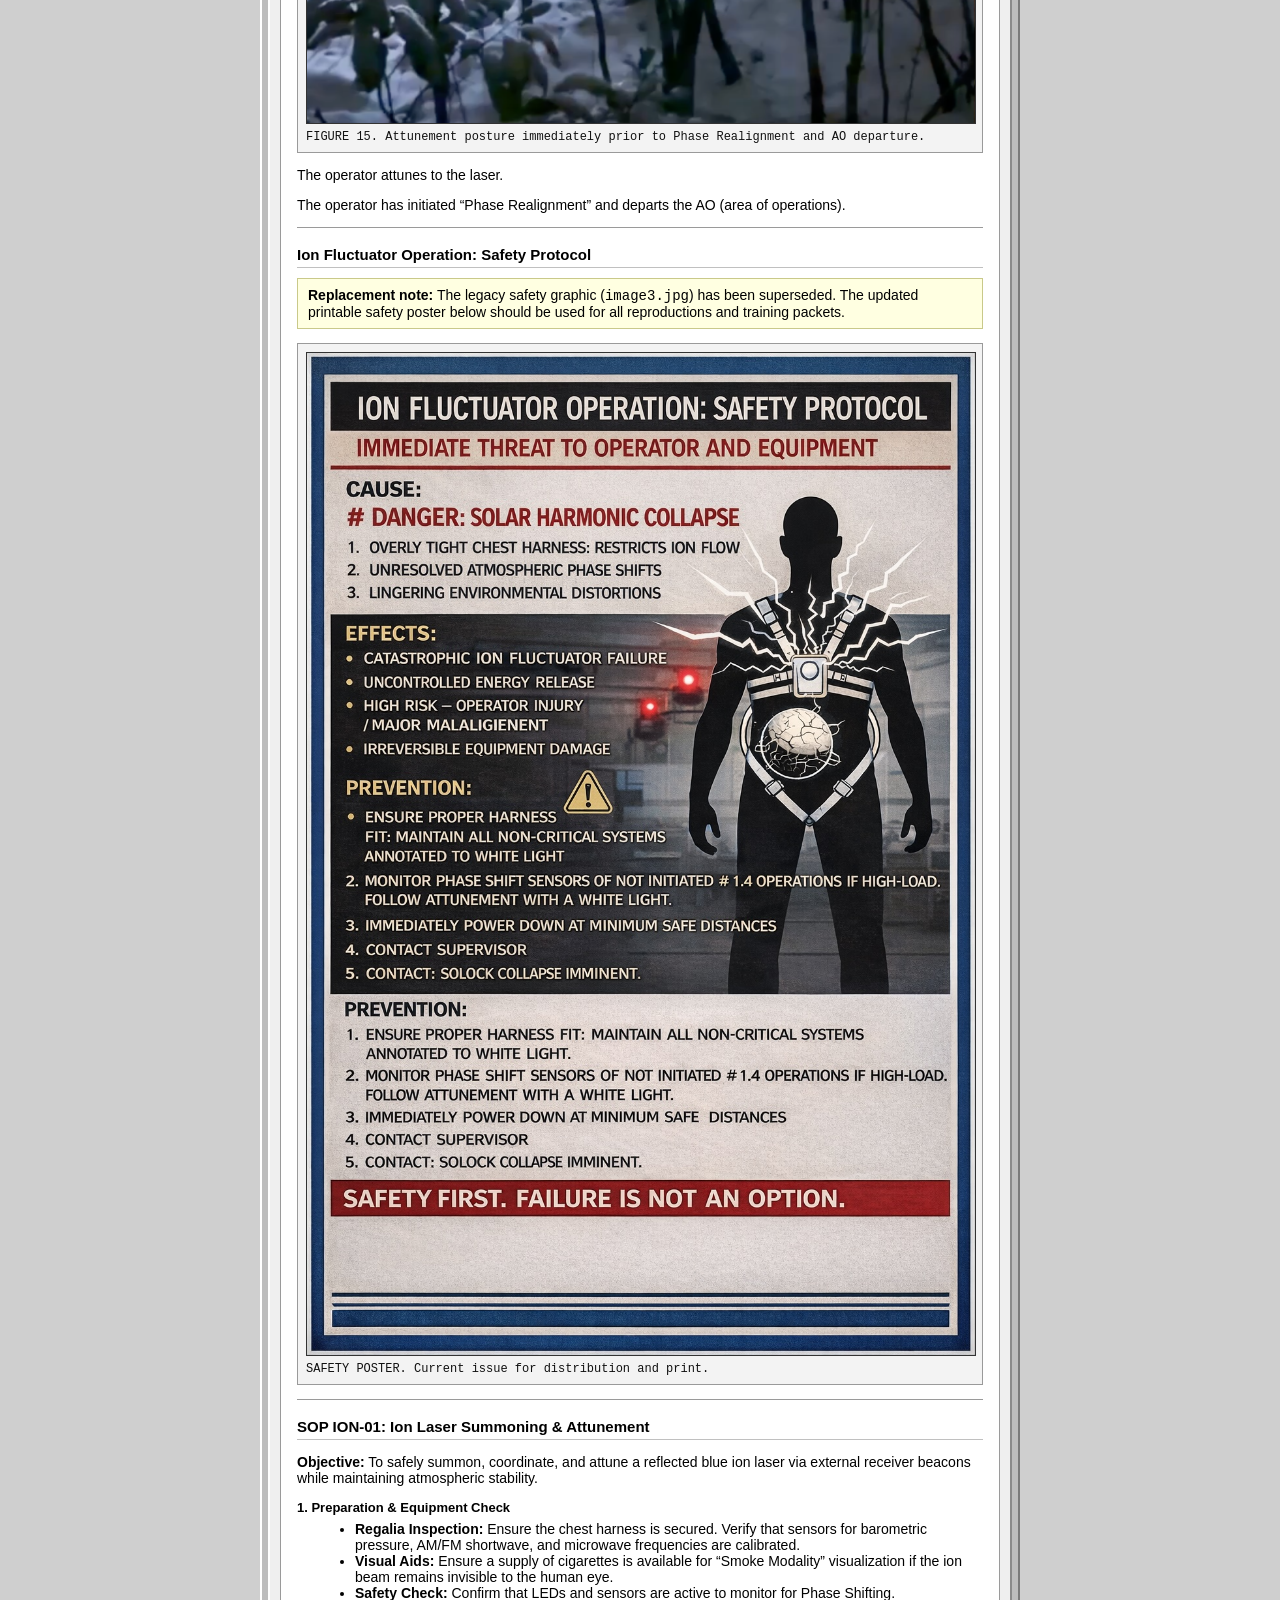
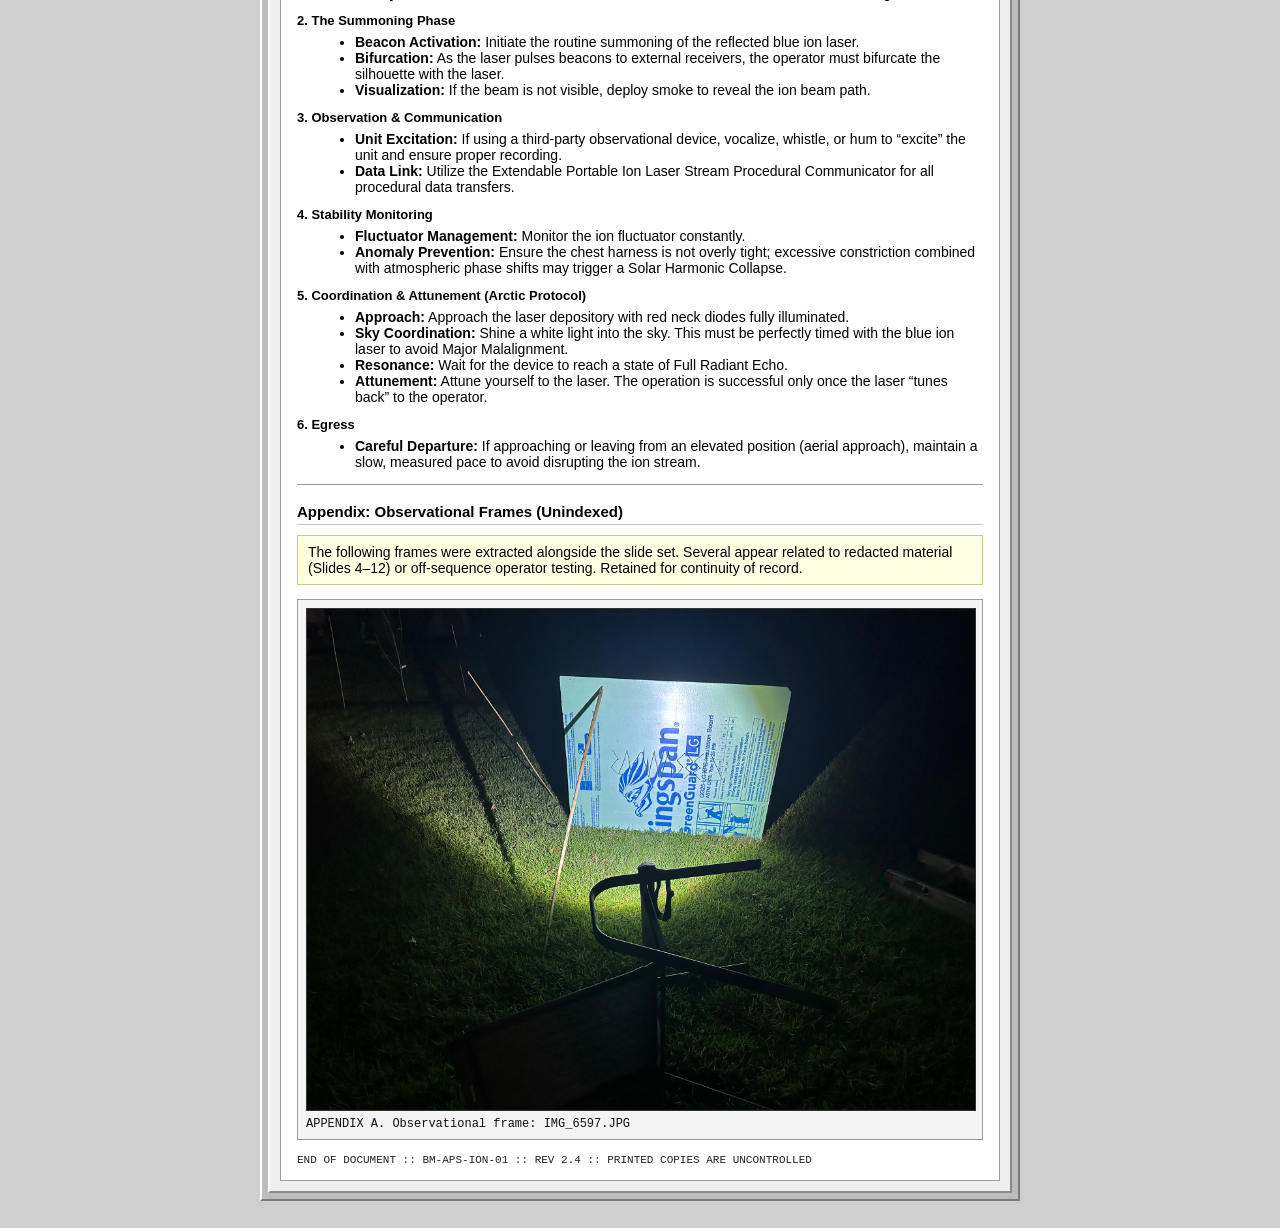
<file: Archive/aps/index.html>
<!DOCTYPE html>
<html lang="en">
<head>
<meta charset="UTF-8" />
<meta name="viewport" content="width=device-width, initial-scale=1" />
<title>APS / ION-01 Protocol Archive</title>

<style>
  /* ===== 1990s intranet trick =====
     Use a beveled "chrome" frame made from nested tables + light/dark borders,
     plus a conservative gray page background and system fonts.
  */

  body{
    margin:0;
    padding:0;
    background:#cfcfcf;
    color:#000;
    font-family: Arial, Helvetica, sans-serif;
    font-size:14px;
  }

  a{ color:#0000cc; }
  a:visited{ color:#551a8b; }

  .page{
    width: 760px;
    margin: 18px auto 28px auto;
  }

  .chrome-outer{
    background:#bdbdbd;
    border-top:2px solid #ffffff;
    border-left:2px solid #ffffff;
    border-right:2px solid #7a7a7a;
    border-bottom:2px solid #7a7a7a;
    padding:6px;
  }

  .chrome-inner{
    background:#efefef;
    border-top:2px solid #ffffff;
    border-left:2px solid #ffffff;
    border-right:2px solid #8a8a8a;
    border-bottom:2px solid #8a8a8a;
    padding:10px;
  }

  .masthead{
    background:#003366;
    color:#fff;
    padding:8px 10px;
    font-weight:bold;
    letter-spacing:0.5px;
  }

  .subhead{
    background:#d9d9d9;
    border-top:1px solid #9a9a9a;
    border-bottom:1px solid #9a9a9a;
    padding:6px 10px;
    font-family: "Courier New", Courier, monospace;
    font-size:12px;
  }

  .nav{
    background:#efefef;
    padding:8px 10px;
    border-bottom:1px solid #9a9a9a;
    font-size:12px;
  }

  .nav a{
    text-decoration:none;
    margin-right:12px;
  }

  .content{
    background:#ffffff;
    border:1px solid #9a9a9a;
    padding:14px 16px;
  }

  h1{
    margin:0 0 10px 0;
    font-size:18px;
  }

  h2{
    margin:18px 0 8px 0;
    font-size:15px;
    border-bottom:1px solid #c0c0c0;
    padding-bottom:4px;
  }

  h3{
    margin:12px 0 6px 0;
    font-size:13px;
  }

  .note{
    background:#ffffe1;
    border:1px solid #c9c98a;
    padding:8px 10px;
    margin:10px 0 14px 0;
  }

  .redacted{
    margin:14px 0;
    background:#000;
    color:#fff;
    padding:10px 12px;
    font-weight:bold;
    letter-spacing:1px;
    text-transform:uppercase;
  }

  .figure{
    margin:10px 0 14px 0;
    padding:8px;
    background:#f3f3f3;
    border:1px solid #9a9a9a;
  }

  .figure img{
    display:block;
    max-width:100%;
    height:auto;
    border:1px solid #333;
    background:#fff;
  }

  .caption{
    margin-top:6px;
    font-family: "Courier New", Courier, monospace;
    font-size:12px;
    color:#111;
  }

  .bullets{
    margin:6px 0 0 18px;
  }

  .hr{
    border:0;
    height:1px;
    background:#9a9a9a;
    margin:14px 0;
  }

  .footer{
    margin-top:10px;
    font-family: "Courier New", Courier, monospace;
    font-size:11px;
    color:#222;
  }

  .printbar{
    text-align:right;
    font-size:12px;
    margin:8px 0 0 0;
  }

  .printbtn{
    background:#dcdcdc;
    border-top:2px solid #ffffff;
    border-left:2px solid #ffffff;
    border-right:2px solid #7a7a7a;
    border-bottom:2px solid #7a7a7a;
    padding:3px 8px;
    cursor:pointer;
    font-family: Arial, Helvetica, sans-serif;
    font-size:12px;
  }

  /* ===== Access gate ===== */

  .codeGate{
    position:fixed;
    inset:0;
    z-index:9999;
    display:grid;
    place-items:center;
    background:#000;
  }

  .codeGate.hidden{
    display:none;
  }

  .codePanel{
    width:min(420px, calc(100% - 40px));
    background:#d9d9d9;
    border-top:2px solid #ffffff;
    border-left:2px solid #ffffff;
    border-right:2px solid #6f6f6f;
    border-bottom:2px solid #6f6f6f;
    padding:6px;
  }

  .codeInner{
    background:#efefef;
    border-top:2px solid #ffffff;
    border-left:2px solid #ffffff;
    border-right:2px solid #8a8a8a;
    border-bottom:2px solid #8a8a8a;
    padding:16px 14px;
    text-align:center;
  }

  .codeTitle{
    background:#003366;
    color:#fff;
    padding:8px 10px;
    font-weight:bold;
    letter-spacing:0.5px;
    margin:-16px -14px 14px -14px;
  }

  .codeText{
    font-family:"Courier New", Courier, monospace;
    font-size:12px;
    color:#111;
    margin-bottom:12px;
    line-height:1.5;
  }

  .codeInput{
    width:100%;
    box-sizing:border-box;
    border:1px solid #7a7a7a;
    background:#fff;
    color:#000;
    padding:10px 12px;
    font-size:16px;
    text-align:center;
    letter-spacing:2px;
    font-family:"Courier New", Courier, monospace;
    text-transform:uppercase;
  }

  .codeSubmit{
    margin-top:12px;
    background:#dcdcdc;
    border-top:2px solid #ffffff;
    border-left:2px solid #ffffff;
    border-right:2px solid #7a7a7a;
    border-bottom:2px solid #7a7a7a;
    padding:6px 14px;
    cursor:pointer;
    font-family:Arial, Helvetica, sans-serif;
    font-size:12px;
    font-weight:bold;
  }

  .codeError{
    margin-top:10px;
    font-family:"Courier New", Courier, monospace;
    font-size:12px;
    color:#990000;
  }

  .hidden{
    display:none;
  }

  /* Print cleanly on paper */
  @media print {
    body{ background:#fff; }
    .page{ width:auto; margin:0; }
    .chrome-outer, .chrome-inner, .content{ border:none; }
    .masthead, .subhead, .nav, .printbar, .codeGate{ display:none; }
    .figure{ background:#fff; border:1px solid #000; }
    a{ color:#000; text-decoration:none; }
  }
</style>
</head>

<body>

<div id="codeGate" class="codeGate">
  <div class="codePanel">
    <div class="codeInner">
      <div class="codeTitle">APS / ION PROTOCOL ACCESS</div>
      <div class="codeText">Enter access code to continue</div>

      <input
        id="codeInput"
        class="codeInput"
        type="text"
        autocomplete="off"
        autocapitalize="characters"
        spellcheck="false"
        maxlength="3"
        placeholder="CODE"
      />

      <button id="codeSubmit" class="codeSubmit">ACCESS</button>
      <div id="codeError" class="codeError hidden">Invalid code</div>
    </div>
  </div>
</div>

<div class="page">
  <div class="chrome-outer">
    <div class="chrome-inner">

      <div class="masthead">
        APS OPERATIONS NETWORK (INTERNAL) :: DOCUMENT VIEWER
      </div>

      <div class="subhead">
        DOCUMENT ID: BM-APS-ION-01&nbsp;&nbsp;|&nbsp;&nbsp;REV: 2.4&nbsp;&nbsp;|&nbsp;&nbsp;CATEGORY: MAINTENANCE / FIELD PROTOCOL
      </div>

      <div class="nav">
        <a href="#slides">Slides</a>
        <a href="#safety">Safety Poster</a>
        <a href="#sop">SOP ION-01</a>
        <a href="#appendix">Appendix</a>
      </div>

      <div class="content">

        <div class="printbar">
          <button class="printbtn" onclick="window.print()">PRINT</button>
        </div>

        <h1>Ion Laser Summoning &amp; Attunement (Archive Extraction)</h1>

        <div class="note">
          <strong>Source note:</strong> The images on this page originate from a third-party observational device present during early APS events.
          Although the recording unit was not part of the original maintenance program, field captures were retained and embedded here due to diagnostic value.
        </div>

        <hr class="hr" />

        <a id="slides"></a>
        <h2>Protocol Slides (Recovered)</h2>

        <h2>Slide 1: Routine Summoning</h2>
        <div class="figure">
          <img src="image4.png" alt="Slide 1 field capture - Routine Summoning" />
          <div class="caption">FIGURE 1. Remote observational capture. White light emission used to summon reflected blue ion laser.</div>
        </div>
        <p>
          Features a maintenance operator using white light to “summon” the reflected blue ion laser.
        </p>
        <p>
          <strong>Mechanism:</strong> White light is split by a prism, then the ion laser immediately begins pulsing beacons to external receivers,
          which pulse back invisible signals.
        </p>
        <p>
          <strong>Protocol:</strong> The operator is preparing for the bifurcation portion of the operation.
        </p>

        <h2>Slide 2: Smoke Modality Protocol</h2>
        <div class="figure">
          <img src="image11.png" alt="Slide 2 field capture - Smoke Modality Protocol" />
          <div class="caption">FIGURE 2. Ion beam visualization using smoke modality.</div>
        </div>
        <p>
          The engineer is shown with blue ion laser.
        </p>
        <p>
          <strong>Purpose:</strong> Unlocking communication beacon with previously invisible ion beams.
        </p>
        <p>
          <strong>Note:</strong> The operator must “bifurcate the silhouette” with the laser during the operation.
        </p>

        <h2>Slide 3: Operator Regalia &amp; Sensors</h2>
        <div class="figure">
          <img src="image5.png" alt="Slide 3 field capture - Operator Regalia and Sensors" />
          <div class="caption">FIGURE 3. Partial operator regalia and sensor harness (comms and phase detection).</div>
        </div>
        <p>
          Displays the staff maintenance uniform (only partially observable).
        </p>
        <p>
          <strong>Equipment:</strong> Chest harness featuring comms, and sensors for detecting phase shifting.
        </p>
        <p>
          <strong>Detection Range:</strong> Monitors barometric pressure, AM/FM shortwave, and microwave frequencies.
        </p>

        <div class="redacted">
          SLIDES 4 - 12 REDACTED / DESTROYED (APS SYSTEM CHANGES). NO FURTHER INFORMATION AVAILABLE.
        </div>

        <h2>Slide 13: The Arctic Depository</h2>
        <div class="figure">
          <img src="image6.png" alt="Slide 13 field capture - The Arctic Depository" />
          <div class="caption">FIGURE 13. Arctic depository site (exact coordinates removed).</div>
        </div>
        <p>
          Displays the ion laser at an undisclosed location in the Arctic.
        </p>

        <h2>Slide 14: Laser Approach</h2>
        <div class="figure">
          <img src="image7.png" alt="Slide 14 field capture - Laser Approach" />
          <div class="caption">FIGURE 14. Approach phase. Red neck diodes illuminated.</div>
        </div>
        <p>
          The operator approaches with red neck diodes illuminated.
        </p>
        <p>
          <strong>Action:</strong> Shines a white light into the sky to coordinate with the blue ion laser.
        </p>
        <p>
          <strong>Risk:</strong> Failure to follow protocol results in “major malalignment.”
        </p>

        <h2>Slide 15: Attunement and Exit</h2>
        <div class="figure">
          <img src="image8.png" alt="Slide 15 field capture - Attunement and Exit" />
          <div class="caption">FIGURE 15. Attunement posture immediately prior to Phase Realignment and AO departure.</div>
        </div>
        <p>
          The operator attunes to the laser.
        </p>
        <p>
          The operator has initiated “Phase Realignment” and departs the AO (area of operations).
        </p>

        <hr class="hr" />

        <a id="safety"></a>
        <h2>Ion Fluctuator Operation: Safety Protocol</h2>

        <div class="note">
          <strong>Replacement note:</strong> The legacy safety graphic (<code>image3.jpg</code>) has been superseded.
          The updated printable safety poster below should be used for all reproductions and training packets.
        </div>

        <div class="figure">
          <img src="ion-fluctuator-safety.png" alt="Ion Fluctuator Operation Safety Protocol (Printable Poster)" />
          <div class="caption">SAFETY POSTER. Current issue for distribution and print.</div>
        </div>

        <hr class="hr" />

        <a id="sop"></a>
        <h2>SOP ION-01: Ion Laser Summoning &amp; Attunement</h2>

        <p>
          <strong>Objective:</strong> To safely summon, coordinate, and attune a reflected blue ion laser via external receiver beacons while maintaining atmospheric stability.
        </p>

        <h3>1. Preparation &amp; Equipment Check</h3>
        <ul class="bullets">
          <li><strong>Regalia Inspection:</strong> Ensure the chest harness is secured. Verify that sensors for barometric pressure, AM/FM shortwave, and microwave frequencies are calibrated.</li>
          <li><strong>Visual Aids:</strong> Ensure a supply of cigarettes is available for “Smoke Modality” visualization if the ion beam remains invisible to the human eye.</li>
          <li><strong>Safety Check:</strong> Confirm that LEDs and sensors are active to monitor for Phase Shifting.</li>
        </ul>

        <h3>2. The Summoning Phase</h3>
        <ul class="bullets">
          <li><strong>Beacon Activation:</strong> Initiate the routine summoning of the reflected blue ion laser.</li>
          <li><strong>Bifurcation:</strong> As the laser pulses beacons to external receivers, the operator must bifurcate the silhouette with the laser.</li>
          <li><strong>Visualization:</strong> If the beam is not visible, deploy smoke to reveal the ion beam path.</li>
        </ul>

        <h3>3. Observation &amp; Communication</h3>
        <ul class="bullets">
          <li><strong>Unit Excitation:</strong> If using a third-party observational device, vocalize, whistle, or hum to “excite” the unit and ensure proper recording.</li>
          <li><strong>Data Link:</strong> Utilize the Extendable Portable Ion Laser Stream Procedural Communicator for all procedural data transfers.</li>
        </ul>

        <h3>4. Stability Monitoring</h3>
        <ul class="bullets">
          <li><strong>Fluctuator Management:</strong> Monitor the ion fluctuator constantly.</li>
          <li><strong>Anomaly Prevention:</strong> Ensure the chest harness is not overly tight; excessive constriction combined with atmospheric phase shifts may trigger a Solar Harmonic Collapse.</li>
        </ul>

        <h3>5. Coordination &amp; Attunement (Arctic Protocol)</h3>
        <ul class="bullets">
          <li><strong>Approach:</strong> Approach the laser depository with red neck diodes fully illuminated.</li>
          <li><strong>Sky Coordination:</strong> Shine a white light into the sky. This must be perfectly timed with the blue ion laser to avoid Major Malalignment.</li>
          <li><strong>Resonance:</strong> Wait for the device to reach a state of Full Radiant Echo.</li>
          <li><strong>Attunement:</strong> Attune yourself to the laser. The operation is successful only once the laser “tunes back” to the operator.</li>
        </ul>

        <h3>6. Egress</h3>
        <ul class="bullets">
          <li><strong>Careful Departure:</strong> If approaching or leaving from an elevated position (aerial approach), maintain a slow, measured pace to avoid disrupting the ion stream.</li>
        </ul>

        <hr class="hr" />

        <a id="appendix"></a>
        <h2>Appendix: Observational Frames (Unindexed)</h2>

        <p class="note">
          The following frames were extracted alongside the slide set. Several appear related to redacted material (Slides 4–12) or off-sequence operator testing.
          Retained for continuity of record.
        </p>

        <div class="figure">
          <img src="IMG_6597.JPG" alt="Observational frame IMG_6597.JPG" />
          <div class="caption">APPENDIX A. Observational frame: IMG_6597.JPG</div>
        </div>

        <div class="footer">
          END OF DOCUMENT :: BM-APS-ION-01 :: REV 2.4 :: PRINTED COPIES ARE UNCONTROLLED
        </div>

      </div><!-- /content -->
    </div><!-- /chrome-inner -->
  </div><!-- /chrome-outer -->
</div><!-- /page -->

<script>
(function () {
  const ACCESS_CODE = "93M";

  const gate = document.getElementById("codeGate");
  const input = document.getElementById("codeInput");
  const submit = document.getElementById("codeSubmit");
  const error = document.getElementById("codeError");

  function unlock() {
    const val = (input.value || "").trim().toUpperCase();

    if (val === ACCESS_CODE) {
      gate.classList.add("hidden");
      return;
    }

    error.classList.remove("hidden");
    input.value = "";
    input.focus();
  }

  submit.addEventListener("click", unlock);

  input.addEventListener("keydown", (e) => {
    if (e.key === "Enter") unlock();
  });

  input.focus();
})();
</script>

</body>
</html>
</file>
<file: ascension/style.css>
/* ========== GLOBAL LOCK (prevents Safari scroll / bounce) ========== */

html, body{
  height: 100%;
  overscroll-behavior: none;
}

body{
  margin: 0;
  overflow: hidden;
  position: fixed;
  width: 100%;
  touch-action: none;
  background: #0a0a0a;
  color: #e6e6e6;
  font-family: monospace;
    font-family: "Courier New", Courier, monospace;
}

/* ========== LAYOUT ========== */

.shell{
  height: 100%;
  display: grid;
  place-items: center;
  padding-bottom: calc(74px + env(safe-area-inset-bottom));
}

.playfield{
  position: relative;
  display: flex;
  flex-direction: column;
  align-items: center;
  padding-bottom: 10px;
}

/* ========== CANVAS ========== */

canvas{
  display: block;
  margin: 0 auto;
  background: #120a08;
  image-rendering: pixelated;
  touch-action: none;
  width: min(92vw, 512px);
  height: auto;
}

/* ========== UI TEXT (ROUND / INTEGRITY) ========== */

.ui{
  position: absolute;
  top: 10px;
  left: 50%;
  transform: translateX(-50%);
  text-align: center;
  font-size: 14px;
  letter-spacing: 1px;
  pointer-events: none;
}

#status{
  margin-bottom: 4px;
  opacity: 0.85;
}

#integrity{
  font-size: 12px;
  opacity: 0.6;
}

/* ========== INSTRUCTION UNDER GAME ========== */

.instructionBlock{
  margin-top: 8px;
  max-width: min(92vw, 512px);
  text-align: center;
  pointer-events: none;
}

.instruction{
  font-size: 11px;
  line-height: 1.35;
  color: rgba(230,230,230,0.62);
  padding: 0 8px;
}

.instructionSub{
  margin-top: 4px;
  font-size: 10px;
  line-height: 1.3;
  color: rgba(230,230,230,0.45);
  padding: 0 8px;
}

/* ========== WIN PANEL ========== */

.ascendPanel{
  position: absolute;
  inset: 0;
  display: grid;
  align-content: center;
  justify-items: center;
  gap: 10px;
  background: rgba(0,0,0,0.54);
  text-align: center;
  padding: 24px;
  z-index: 20;
}

.ascendTitle{
  font-size: 18px;
  letter-spacing: 1px;
  color: rgba(230,230,230,0.96);
}

.ascendCode{
  font-size: 14px;
  letter-spacing: 1px;
  color: rgba(255,107,61,0.96);
}

.ascendNote{
  max-width: 320px;
  font-size: 12px;
  line-height: 1.4;
  color: rgba(230,230,230,0.78);
}

.executeBtn{
  display: inline-block;
  margin-top: 2px;
  padding: 10px 18px;
  border: 1px solid rgba(255,255,255,0.16);
  border-radius: 12px;
  background: rgba(255,255,255,0.08);
  color: rgba(255, 107, 61, 0.95);
  text-decoration: none;
  font-weight: 700;
  letter-spacing: 1px;
}

.executeBtn:hover{
  background: rgba(255,255,255,0.14);
  text-decoration: underline;
}

/* ========== FIXED FOOTER ========== */

.footer{
  position: fixed;
  left: 0;
  right: 0;
  bottom: 0;
  padding: 8px 14px calc(10px + env(safe-area-inset-bottom));
  background: linear-gradient(to top, rgba(0,0,0,0.65), rgba(0,0,0,0.10));
  pointer-events: none;
}

.hintRow{
  width: 100%;
  text-align: center;
  pointer-events: auto;
}

.hintSmall{
  margin-top: 8px;
  font-size: 11px;
  color: rgba(230,230,230,0.55);
  max-width: 560px;
  margin-left: auto;
  margin-right: auto;
  padding: 0 6px;
  line-height: 1.35;
  white-space: normal;
  word-break: break-word;
}

.hidden{
  display: none;
}

/* ========== START OVERLAY ========== */

.overlay{
  position: fixed;
  inset: 0;
  display: grid;
  place-items: center;
  background: rgba(0,0,0,0.78);
  z-index: 50;
}

.overlay.hidden{
  display: none;
}

.panel{
  width: min(420px, calc(100% - 40px));
  border: 1px solid rgba(255,255,255,0.12);
  border-radius: 14px;
  background: rgba(255,255,255,0.05);
  padding: 20px 18px;
  text-align: center;
  backdrop-filter: blur(4px);
}

.title{
  font-size: 14px;
  letter-spacing: 1px;
  margin-bottom: 12px;
}

.msg{
  font-size: 13px;
  color: rgba(230,230,230,0.75);
  margin-bottom: 14px;
}

.startBtn{
  width: 100%;
  border: 1px solid rgba(255,255,255,0.15);
  border-radius: 12px;
  padding: 10px 12px;
  background: rgba(255,255,255,0.08);
  color: #e6e6e6;
  cursor: pointer;
  font-size: 14px;
  font-weight: 700;
  transition: background 140ms ease, border 140ms ease;
}

.startBtn:hover{
  background: rgba(255,255,255,0.14);
  border-color: rgba(255,255,255,0.25);
}

/* ========== OPTIONAL: subtle CRT vibe ========== */

body::after{
  content:"";
  position: fixed;
  inset: 0;
  pointer-events: none;
  opacity: 0.04;
  mix-blend-mode: overlay;
  background-image:
    repeating-linear-gradient(
      to bottom,
      rgba(255,255,255,0.03) 0px,
      rgba(255,255,255,0.03) 1px,
      transparent 2px,
      transparent 3px
    );
}
</file>
<file: infrastructure/style.css>
@charset "UTF-8";
:root{color-scheme:dark;--bg:#0b0d0b;--paper:#101310;--text:#e8e5db;--muted:#b2b5a9;--dim:#8b9685;--line:#323b30;--accent:#b8c8a4}
*{box-sizing:border-box}html{scroll-behavior:smooth;scroll-padding-top:20px}body{margin:0;background:var(--bg);color:var(--text);font:14px/1.55 ui-monospace,SFMono-Regular,Menlo,Monaco,Consolas,"Liberation Mono",monospace;-webkit-font-smoothing:antialiased}a{color:inherit}a:focus-visible{outline:2px solid var(--accent);outline-offset:5px}.skip{position:absolute;left:16px;top:-100px;background:var(--text);color:var(--bg);padding:12px;z-index:2}.skip:focus{top:16px}main{max-width:940px;margin:0 auto;padding:34px 28px 42px}.masthead{display:flex;justify-content:space-between;align-items:center;gap:20px;padding-bottom:18px;border-bottom:1px solid var(--line);font-size:11px;letter-spacing:.08em;text-transform:uppercase}.masthead a{text-decoration:none}.masthead span{color:var(--muted);white-space:nowrap}.masthead i{display:inline-block;width:6px;height:6px;border-radius:50%;background:var(--accent);margin-right:7px}.heading{padding:39px 0 30px}.eyebrow{margin:0 0 13px;color:var(--dim);font-size:11px;letter-spacing:.1em;text-transform:uppercase}h1{margin:0;font-size:clamp(26px,4.3vw,39px);line-height:1.2;font-weight:500;letter-spacing:-.05em}h1 span{color:var(--accent)}.intro{margin:18px 0 0;font-size:13px;color:var(--muted);line-height:1.8}.register-meta{display:flex;justify-content:space-between;gap:16px;border-top:1px solid var(--line);border-bottom:1px solid var(--line);padding:11px 0;color:var(--dim);font-size:10px;letter-spacing:.06em;text-transform:uppercase}nav{display:flex;gap:24px;padding:16px 0 5px;font-size:11px}nav a{color:var(--muted);text-decoration:none}nav a:hover,.masthead a:hover,footer a:hover{color:var(--accent);text-decoration:underline}section{margin-top:30px}h2{margin:0 0 11px;font-size:11px;letter-spacing:.1em;text-transform:uppercase;font-weight:500;color:var(--muted)}h2 span{display:inline-block;width:47px;color:var(--dim)}ul{list-style:none;padding:0;margin:0;border-top:1px solid var(--line)}li{border-bottom:1px solid var(--line)}.entry{display:grid;grid-template-columns:47px 1fr 25px;gap:0;padding:18px 12px 18px 0;text-decoration:none;transition:background .15s}.entry:hover{background:var(--paper)}.code{padding-top:3px;font-size:10px;letter-spacing:.02em;color:var(--dim)}.record{min-width:0}.record span{display:block}.name{font-size:14px;line-height:1.5;color:var(--text)}.description{margin-top:4px;font-size:12px;line-height:1.65;color:var(--muted)}.destination{margin-top:7px;font-size:10px;line-height:1.6;color:var(--dim);overflow-wrap:anywhere}.arrow{padding-top:2px;text-align:right;color:var(--accent);font-size:17px}.entry:hover .name{text-decoration:underline;text-underline-offset:4px}footer{display:flex;flex-wrap:wrap;justify-content:space-between;gap:16px;padding-top:26px;margin-top:31px;font-size:10px;color:var(--dim);letter-spacing:.04em}footer a{text-decoration:none}footer p{flex-basis:100%;margin:0;font-size:11px;letter-spacing:0}.instruction{color:var(--muted)}@media(max-width:560px){main{padding:22px 18px 32px}.masthead{font-size:9px;gap:10px}.heading{padding:31px 0 25px}.intro{font-size:12px}nav{gap:20px;flex-wrap:wrap}.entry{grid-template-columns:42px 1fr 20px;padding:16px 4px 16px 0}.name{font-size:13px}.description{font-size:11px}h2 span{width:42px}.register-meta{font-size:9px}footer{font-size:9px}}@media(prefers-reduced-motion:reduce){html{scroll-behavior:auto}.entry{transition:none}}@media print{:root{--bg:#fff;--text:#000;--muted:#333;--dim:#555;--line:#aaa;--accent:#000}body{font-size:11px}main{max-width:none;padding:0}nav,.skip{display:none}.entry{break-inside:avoid;padding:10px 0}.heading{padding:20px 0}.arrow{display:none}footer{margin-top:20px}}
</file>
<file: orange/style.css>
:root {
  --bg: #0b0b0c;
  --fg: #f2f2f2;
  --muted: rgba(242,242,242,0.65);
  --line: rgba(242,242,242,0.12);
  --accent: #b24a32;
  --link: #ff6b3d;
}

* { box-sizing: border-box; }
html, body { height: 100%; }

body {
  margin: 0;
  background: var(--bg);
  color: var(--fg);
  font-family: "Courier New", Courier, monospace;
}

/* Subtle grain */
body::after {
  content: "";
  position: fixed;
  inset: 0;
  pointer-events: none;
  opacity: 0.045;
  mix-blend-mode: overlay;
  background-image: url("data:image/svg+xml,%3Csvg xmlns='http://www.w3.org/2000/svg' width='140' height='140'%3E%3Cfilter id='n'%3E%3CfeTurbulence type='fractalNoise' baseFrequency='.8' numOctaves='3' stitchTiles='stitch'/%3E%3C/filter%3E%3Crect width='140' height='140' filter='url(%23n)' opacity='.22'/%3E%3C/svg%3E");
}

.wrap {
  max-width: 900px;
  margin: 0 auto;
  padding: 28px 18px calc(110px + env(safe-area-inset-bottom));
}

.top {
  display: flex;
  justify-content: space-between;
  border-bottom: 1px solid var(--line);
  padding-bottom: 14px;
  margin-bottom: 22px;
}

h1 { font-size: 22px; margin: 0; }
.sub { margin: 6px 0 0; color: var(--muted); font-size: 13px; }
.status { color: var(--muted); font-size: 13px; letter-spacing: 1px; }

.stage {
  display: grid;
  justify-items: center;
}

.orange {
  width: 100%;
  max-width: 520px;
  display: block;
}

/* --- Orange Structure --- */

.orange-fill{
  fill: rgba(178, 74, 50, 0.05);
}

.orange-ring{
  fill: none;
  stroke: rgba(178, 74, 50, 0.22);
  stroke-width: 1.2;
  shape-rendering: geometricPrecision;
  vector-effect: non-scaling-stroke;
  pointer-events: none;
}

.wedge {
  fill: rgba(242, 242, 242, 0.03);
  stroke: rgba(242, 242, 242, 0.10);
  stroke-width: 1;
  cursor: pointer;
  transition: fill 160ms ease, stroke 160ms ease;
}

.wedge:hover {
  fill: rgba(242, 242, 242, 0.06);
}

.wedge.active {
  fill: rgba(178, 74, 50, 0.10);
  stroke: rgba(178, 74, 50, 0.28);
}

.orange-center {
  fill: rgba(178, 74, 50, 0.18);
  stroke: var(--accent);
  stroke-width: 1.2;
  cursor: pointer;
}

.stateReadout {
  margin: 8px 0 4px;
  font-size: 12px;
  letter-spacing: 1px;
  color: var(--accent);
  text-align: center;
  text-transform: uppercase;
}

.controlStrip {
  width: 100%;
  max-width: 420px;
  display: grid;
  gap: 10px;
}

button {
  border: 1px solid var(--line);
  border-radius: 12px;
  padding: 10px;
  background: rgba(242,242,242,0.03);
  color: var(--fg);
  cursor: pointer;
}

button:disabled { opacity: 0.5; }

.primary {
  background: rgba(242,242,242,0.06);
  font-weight: 600;
}

.hint {
  margin-top: 6px;
  color: var(--muted);
  font-size: 13px;
  text-align: center;
}

.foot {
  margin-top: 18px;
  border-top: 1px solid var(--line);
  padding-top: 12px;
}

.small { font-size: 12px; color: var(--muted); }
.mono { font-family: ui-monospace, SFMono-Regular, Menlo, Monaco, Consolas, monospace; }

.spec {
  margin-top: 6px;
  font-size: 11px;
  letter-spacing: 1px;
  color: rgba(178, 74, 50, 0.65);
}

.spec .la5{
  color: var(--link);
  text-decoration: none;
  font-weight: 600;
  transition: color 180ms ease, text-shadow 180ms ease;
}

.spec .la5:hover{
  color: #ff845f;
  text-shadow: 0 0 10px rgba(255, 107, 61, 0.18);
  text-decoration: underline;
}
/* Status readout lives by the buttons now */
.controlStrip .status{
  text-align: center;
  font-size: 12px;
  letter-spacing: 1px;
  padding: 6px 0 2px;
}

/* Subtle blink */
.controlStrip .status.loading{
  color: var(--accent);
  animation: statusPulse 1.15s ease-in-out infinite;
}

/* Terminal dots after the text */
.controlStrip .status.loading::after{
  content: "";
  display: inline-block;
  width: 1.5em;              /* reserves space so layout doesn’t shift */
  margin-left: 0.25em;
  text-align: left;
  animation: statusDots 1.1s steps(4, end) infinite;
  opacity: 0.9;
}

@keyframes statusPulse{
  0%, 100% { opacity: 0.55; }
  50%      { opacity: 1; }
}

@keyframes statusDots{
  0%   { content: ""; }
  25%  { content: "."; }
  50%  { content: ".."; }
  75%  { content: "..."; }
  100% { content: ""; }
}

/* ===== START GATE OVERLAY ===== */

.overlay{
  position: fixed;
  inset: 0;
  display: grid;
  place-items: center;
  background: rgba(0,0,0,0.90);
  backdrop-filter: blur(2px);
  z-index: 50;
}

.overlay.hidden{
  display: none;
}

.panel{
  width: min(420px, calc(100% - 40px));
  border: 1px solid rgba(242,242,242,0.14);
  border-radius: 14px;
  background: rgba(12,12,13,0.88);
  box-shadow: 0 18px 60px rgba(0,0,0,0.42);
  padding: 22px 18px;
  text-align: center;
}

.title{
  font-size: 14px;
  letter-spacing: 1px;
  margin-bottom: 12px;
}

.msg{
  font-size: 13px;
  color: var(--muted);
  margin-bottom: 10px;
}


.primary{
  width: 100%;
  border-radius: 12px;
  padding: 10px 12px;
  background: rgba(242,242,242,0.08);
}

.ghost{
  padding: 4px 8px;
  font-size: 10px;
  letter-spacing: 0.06em;
  opacity: 0.5;
  border: 1px solid rgba(255,255,255,0.08);
  background: rgba(242,242,242,0.02);
}

.ghost:hover{
  opacity: 0.75;
  background: rgba(255,255,255,0.05);
}


.controlFooter{
  position: fixed;
  left: 0;
  right: 0;
  bottom: 0;
  z-index: 70;
  display: flex;
  align-items: center;
  justify-content: space-between;
  gap: 12px;
  padding: 10px 18px calc(10px + env(safe-area-inset-bottom));
  background: linear-gradient(to top, rgba(0,0,0,0.72), rgba(0,0,0,0.10));
  pointer-events: none;
}

.controlFooter > *{
  pointer-events: auto;
}

#playPauseMount{
  display: flex;
  justify-content: flex-end;
  align-items: center;
}

.terminalBack{
  display: inline-block;
  padding: 6px 10px;
  border: 1px solid rgba(255,255,255,0.10);
  border-radius: 8px;
  background: rgba(242,242,242,0.03);
  color: rgba(236,232,225,0.65);
  text-decoration: none;
  font-size: 10px;
  letter-spacing: 0.08em;
  text-transform: uppercase;
}

.terminalBack:hover{
  color: rgba(236,232,225,0.85);
  background: rgba(255,255,255,0.05);
}
</file>
<file: phase/style.css>
:root{
  --bg: #14181b;                /* charcoal blue */
  --bg2: #161412;               /* brown-charcoal hint */
  --fg: #f1f1f1;
  --muted: rgba(241,241,241,0.62);
  --line: rgba(241,241,241,0.08);

  --accent: #a3321d;            /* deep red-orange */
  --accent-soft: rgba(163,50,29,0.22);
  --ring-soft: rgba(163,50,29,0.16);
  --link: #ff6b3d;
}

*{ box-sizing:border-box; }
html, body{
  height:100%;
  overscroll-behavior: none;
}

body{
  margin:0;
  overflow-x: hidden;
  color:var(--fg);
  background: var(--bg);
  font-family: "Courier New", Courier, monospace;

  /* Prevent iOS rubber-band scroll during interaction */
  overscroll-behavior: none;
  -webkit-user-select: none;
  user-select: none;
}

.wrap{
  max-width: 900px;
  margin: 0 auto;
  padding: 28px 18px 28px;
}

.top{
  border-bottom:1px solid var(--line);
  padding-bottom:14px;
  margin-bottom:22px;
}

h1{ font-size:22px; margin:0; letter-spacing:0.2px; }
.sub{ margin:6px 0 0; color:var(--muted); font-size:13px; }

.stage{
  display:grid;
  justify-items:center;
}

.operator{
  width:100%;
  max-width:520px;
  display:block;
  animation: slowRotate 170s linear infinite;
  transform-origin: 50% 50%;

  /* Critical: prevents Safari from scrolling page while dragging */
  touch-action: none;
  -webkit-user-select: none;
  user-select: none;
}

@keyframes slowRotate{
  from { transform: rotate(0deg); }
  to   { transform: rotate(360deg); }
}

.field-fill{
  fill: rgba(163,50,29,0.05);
}

.field-ring{
  fill:none;
  pointer-events:none;
}

.field-ring.subtle{
  stroke: var(--ring-soft);
  stroke-width: 1;
}

.field-ring.outer{
  stroke: rgba(163,50,29,0.28);
  stroke-width: 1.2;
  shape-rendering: geometricPrecision;
  vector-effect: non-scaling-stroke;
}

.field-core{
  fill: rgba(163,50,29,0.12);
  stroke: rgba(163,50,29,0.42);
  stroke-width: 1;
  cursor: pointer;
  transition: fill 200ms ease, stroke 200ms ease;
}

.field-core:hover{
  fill: rgba(163,50,29,0.22);
}

.stress-sheen{
  fill: rgba(255, 107, 61, 0.22);
  opacity: 0;
  pointer-events:none;
  transition: opacity 120ms linear;
}

.stateReadout{
  margin: 8px 0 4px;
  font-size: 12px;
  letter-spacing: 1px;
  color: rgba(255,107,61,0.9);
  text-align:center;
  text-transform: uppercase;
}

.controlStrip{
  width:100%;
  max-width:420px;
  display:grid;
  gap:10px;
}

.status{
  text-align:center;
  font-size:12px;
  letter-spacing:1px;
  color: var(--muted);
  padding: 6px 0 2px;
}

/* Subtle blink + dots while loading */
.status.loading{
  color: rgba(255,107,61,0.9);
  animation: statusPulse 1.15s ease-in-out infinite;
}
.status.loading::after{
  content:"";
  display:inline-block;
  width:1.5em;
  margin-left:0.25em;
  text-align:left;
  animation: statusDots 1.1s steps(4, end) infinite;
  opacity:0.9;
}
@keyframes statusPulse{
  0%,100%{ opacity:0.55; }
  50%{ opacity:1; }
}
@keyframes statusDots{
  0%{ content:""; }
  25%{ content:"."; }
  50%{ content:".."; }
  75%{ content:"..."; }
  100%{ content:""; }
}

button{
  border:1px solid var(--line);
  border-radius:12px;
  padding:10px 12px;
  background: rgba(255,255,255,0.03);
  color: var(--fg);
  cursor:pointer;
  font-size:14px;
}
button:disabled{ opacity:0.5; cursor:not-allowed; }

.primary{
  background: rgba(255,255,255,0.06);
  font-weight:600;
}

.hint{
  margin-top:6px;
  color: var(--muted);
  font-size:13px;
  line-height:1.4;
  text-align:center;
}

.inlineControls{
  width: 100%;
  margin-top: 12px;
  display: flex;
  align-items: center;
  justify-content: space-between;
  gap: 12px;
}

#playPauseMount{
  margin-left: auto;
  display: flex;
  justify-content: flex-end;
  align-items: center;
}

.foot{
  margin-top:18px;
  border-top:1px solid var(--line);
  padding-top:12px;
}

.small{ font-size:12px; color: var(--muted); }
.mono{ font-family: ui-monospace, SFMono-Regular, Menlo, Monaco, Consolas, monospace; }

.spec{
  margin-top:6px;
  font-size:11px;
  letter-spacing:1px;
  color: rgba(255,107,61,0.45);
}

.spec .la5{
  color: var(--link);
  text-decoration:none;
  font-weight:600;
  transition: color 180ms ease, text-shadow 180ms ease;
}
.spec .la5:hover{
  color:#ff845f;
  text-shadow:0 0 10px rgba(255,107,61,0.18);
  text-decoration: underline;
}

/* ===== START GATE OVERLAY ===== */

.overlay{
  position: fixed;
  inset: 0;
  display: grid;
  place-items: center;
  background: rgba(0,0,0,0.88);
  backdrop-filter: blur(2px);
  z-index: 60;
}

.overlay.hidden{
  display: none;
}

.panel{
  width: min(420px, calc(100% - 40px));
  border: 1px solid rgba(241,241,241,0.14);
  border-radius: 14px;
  background: rgba(20,20,20,0.88);
  box-shadow: 0 18px 60px rgba(0,0,0,0.45);
  padding: 22px 18px;
  text-align: center;
}

.titleText{
  font-size: 14px;
  letter-spacing: 1px;
  margin-bottom: 12px;
}

.msg{
  font-size: 13px;
  color: var(--muted);
  margin-bottom: 10px;
}

#playPauseMount{
  margin-left: auto;
  display: flex;
  justify-content: flex-end;
  align-items: center;
}

.terminalBack{
  display: inline-block;
  padding: 6px 10px;
  border: 1px solid rgba(255,255,255,0.10);
  border-radius: 8px;
  background: rgba(242,242,242,0.03);
  color: rgba(236,232,225,0.65);
  text-decoration: none;
  font-size: 10px;
  letter-spacing: 0.08em;
  text-transform: uppercase;
  white-space: nowrap;
}

.terminalBack:hover{
  color: rgba(236,232,225,0.85);
  background: rgba(255,255,255,0.05);
}
</file>
